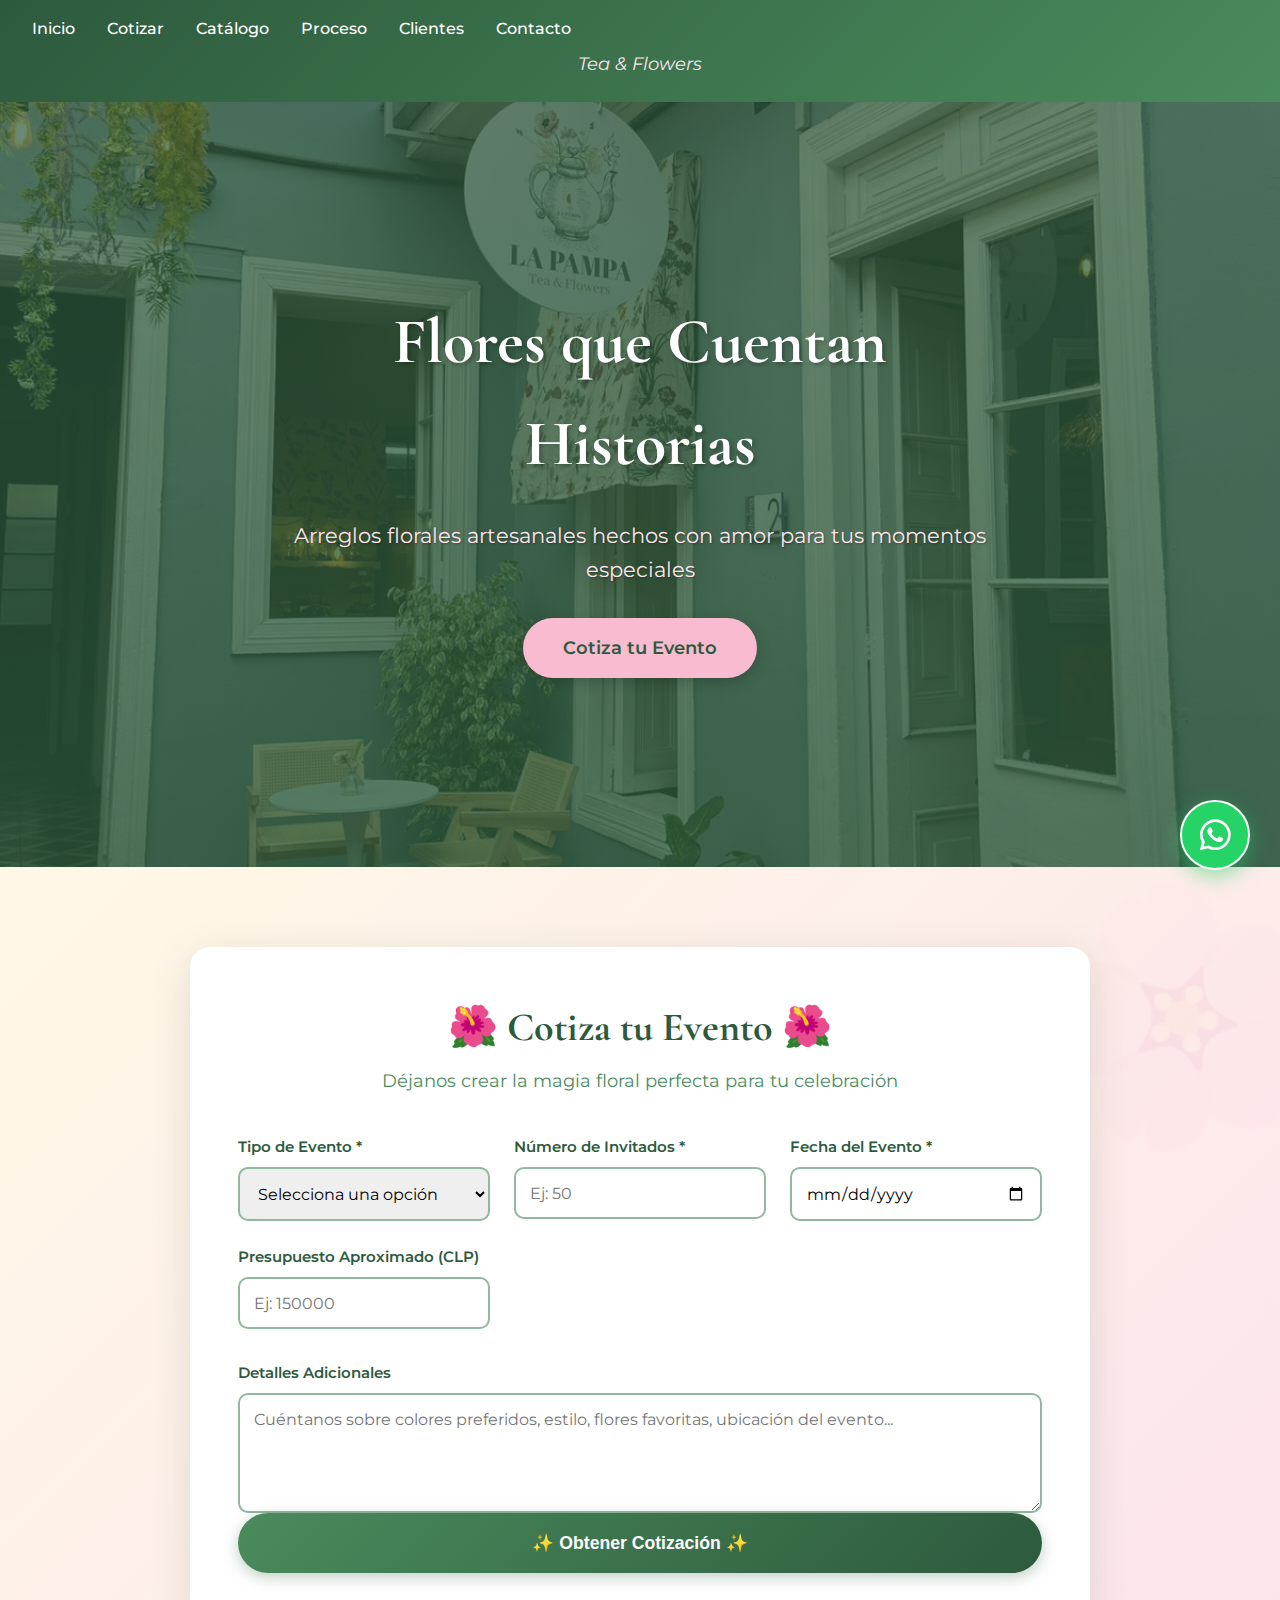
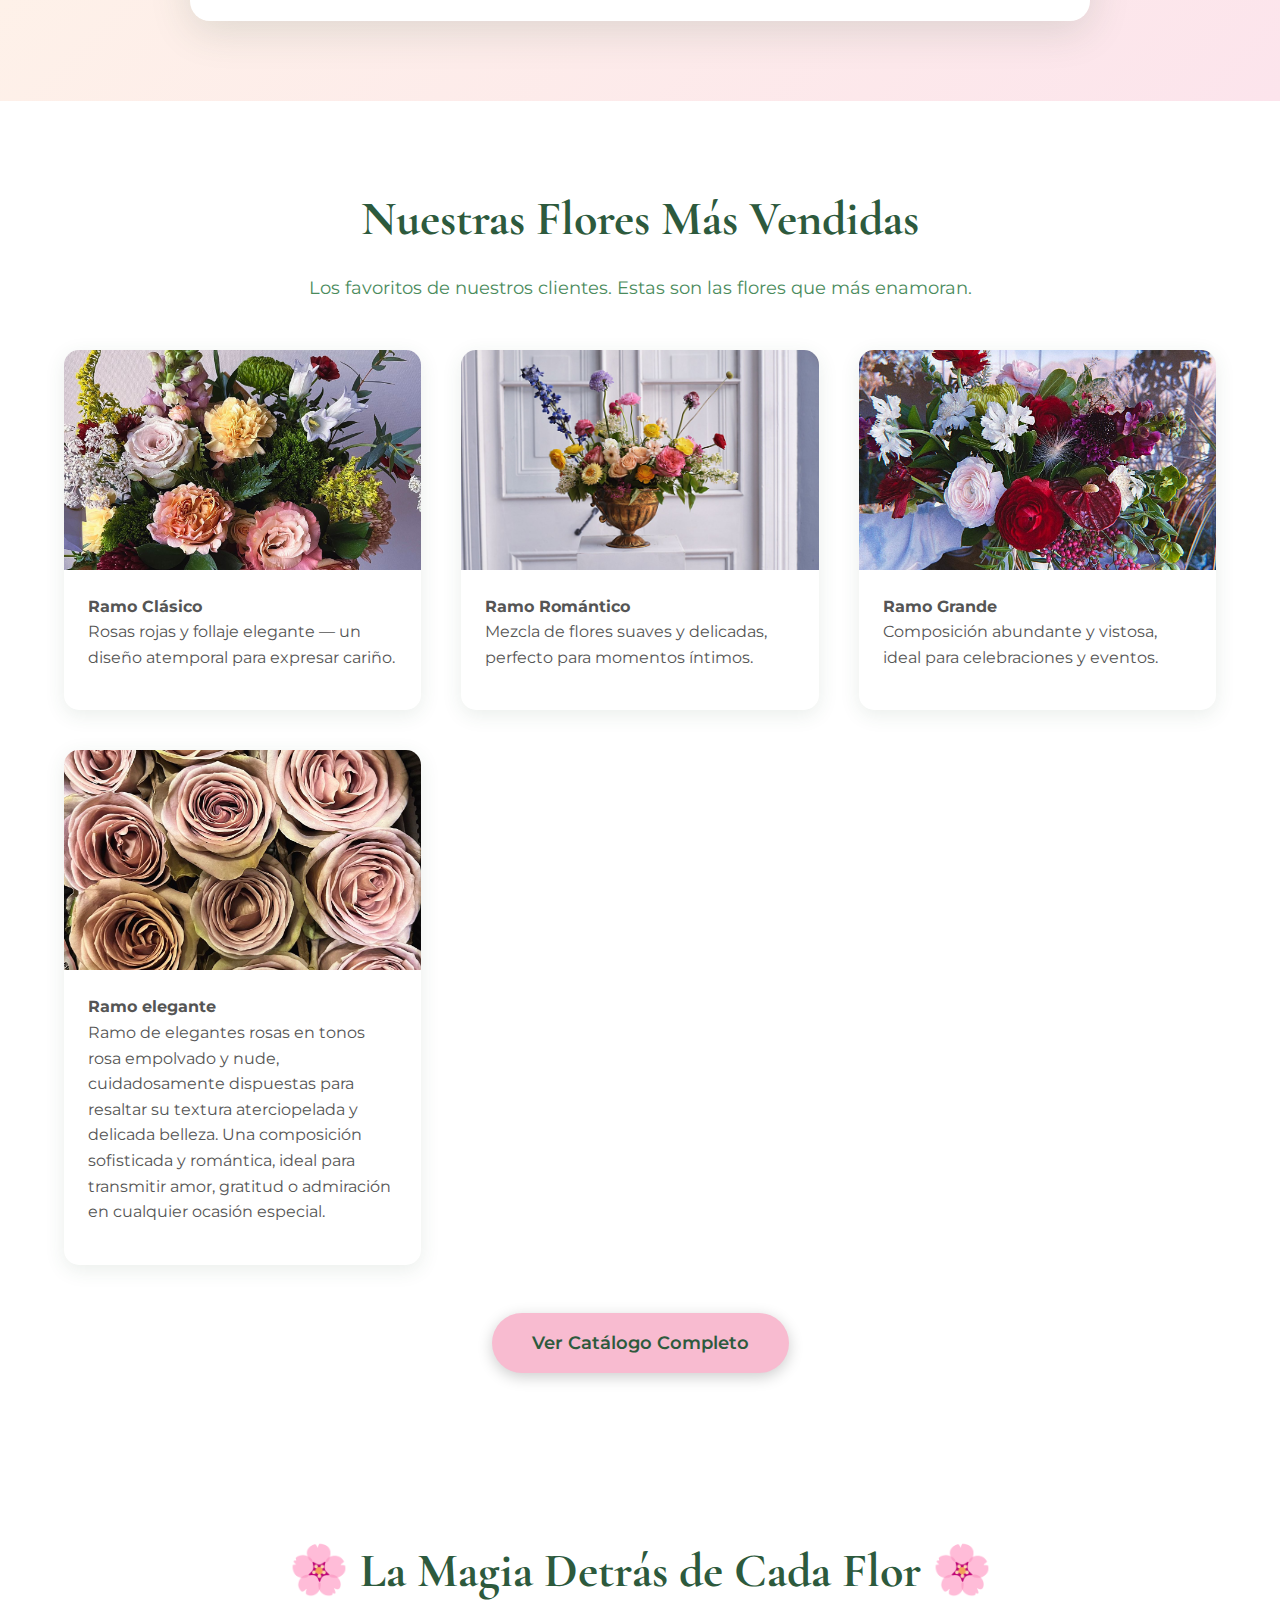
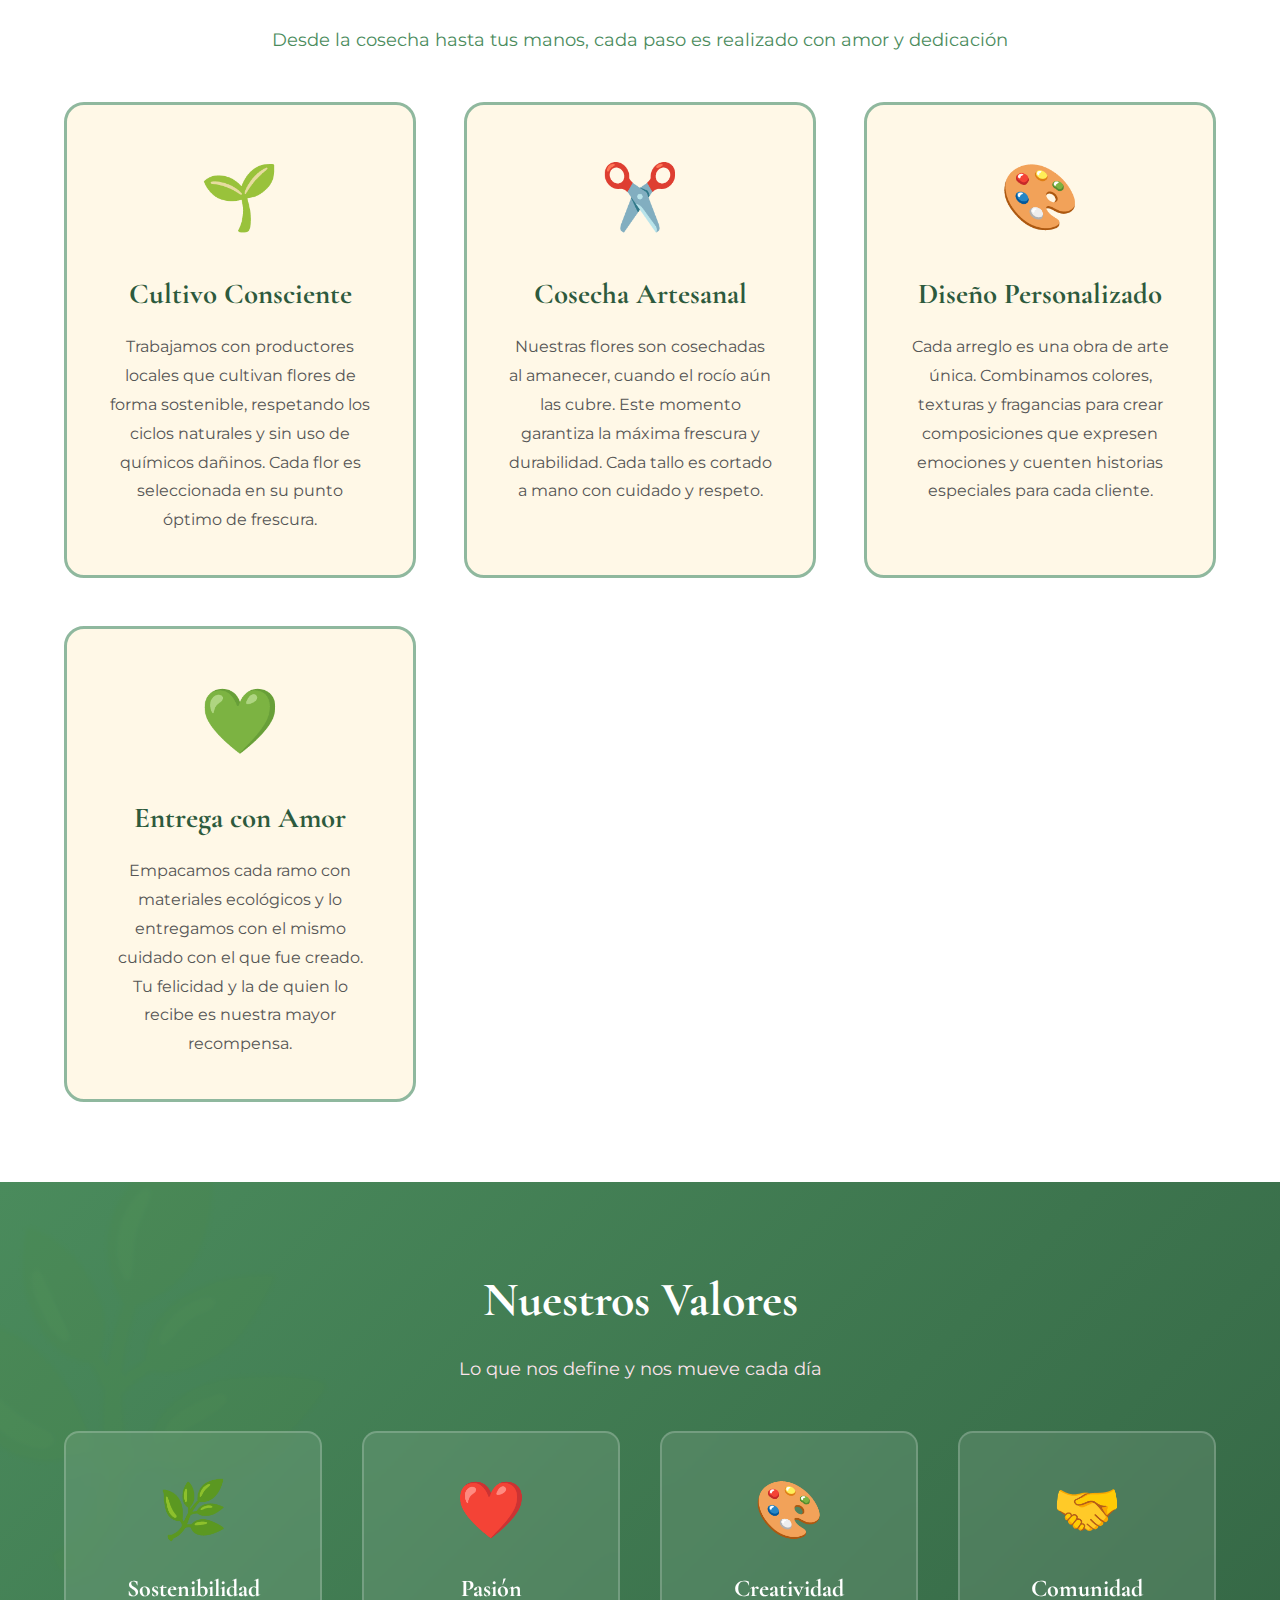
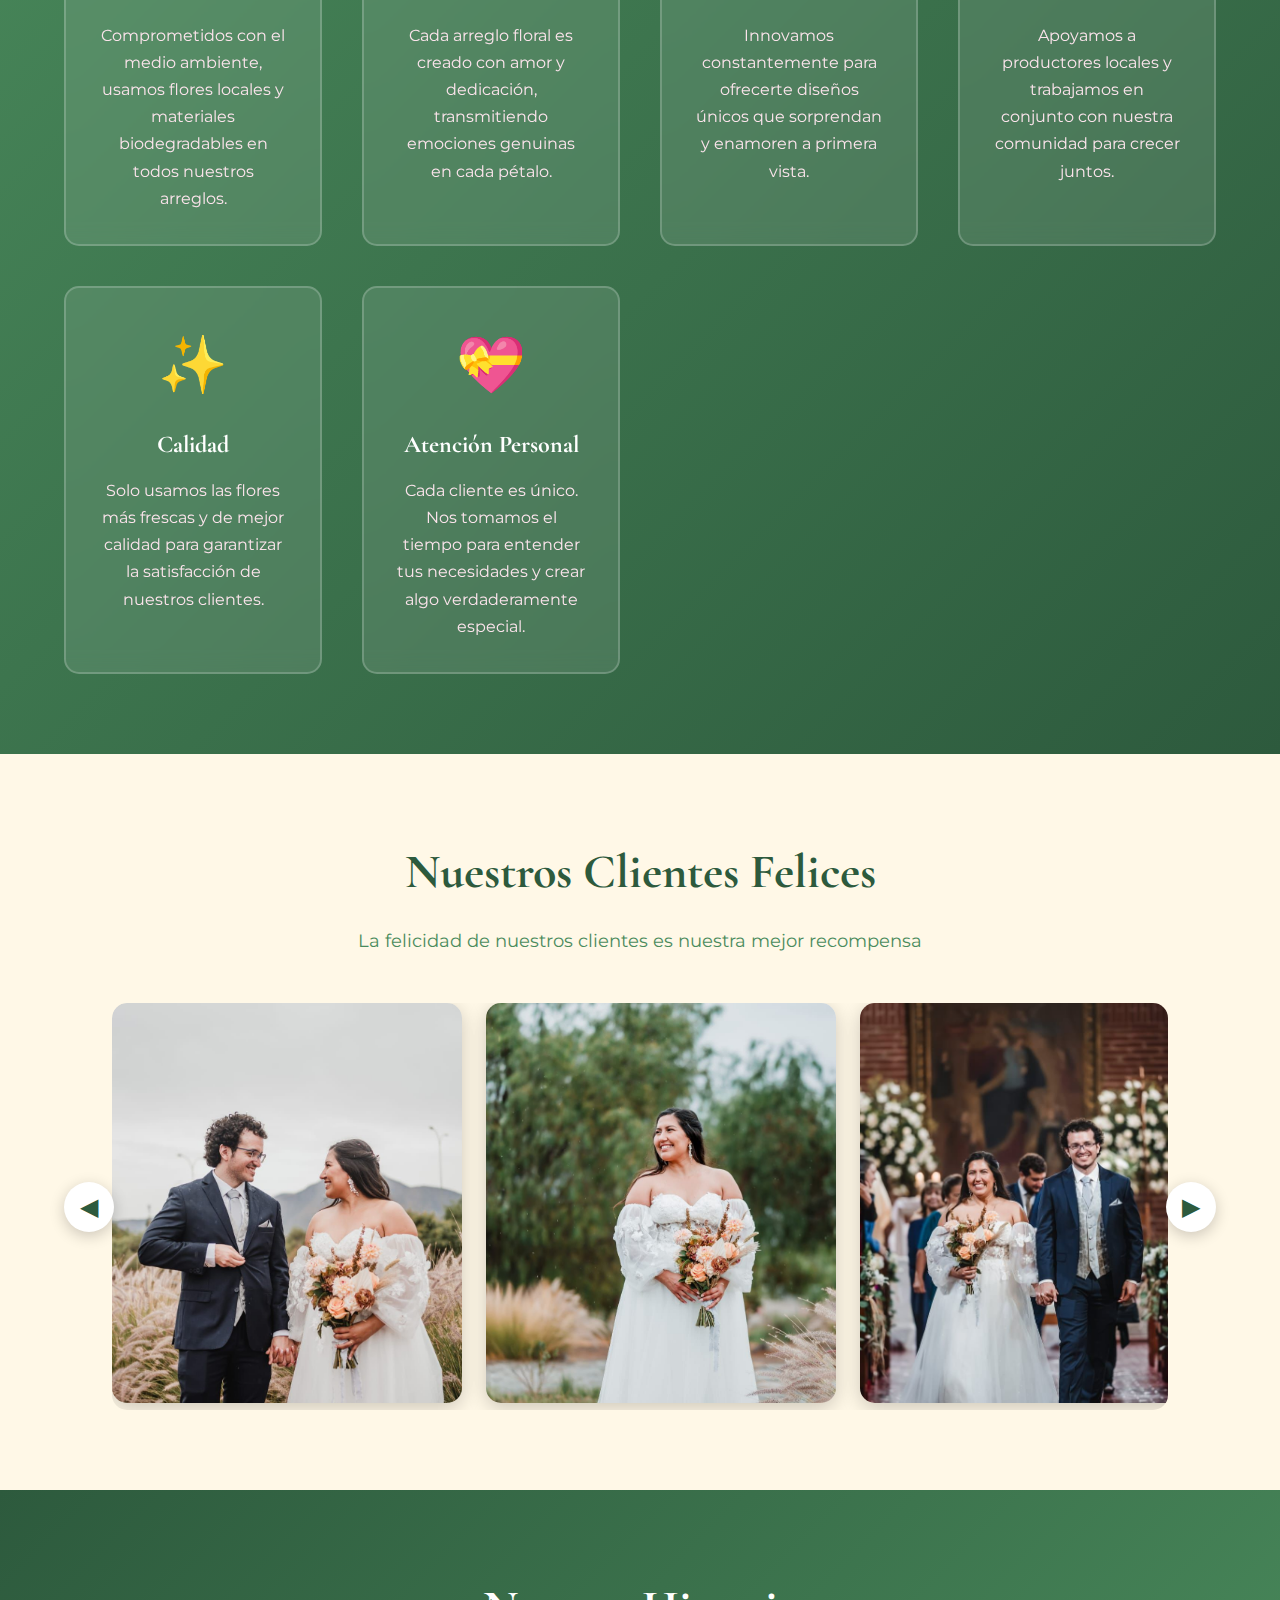
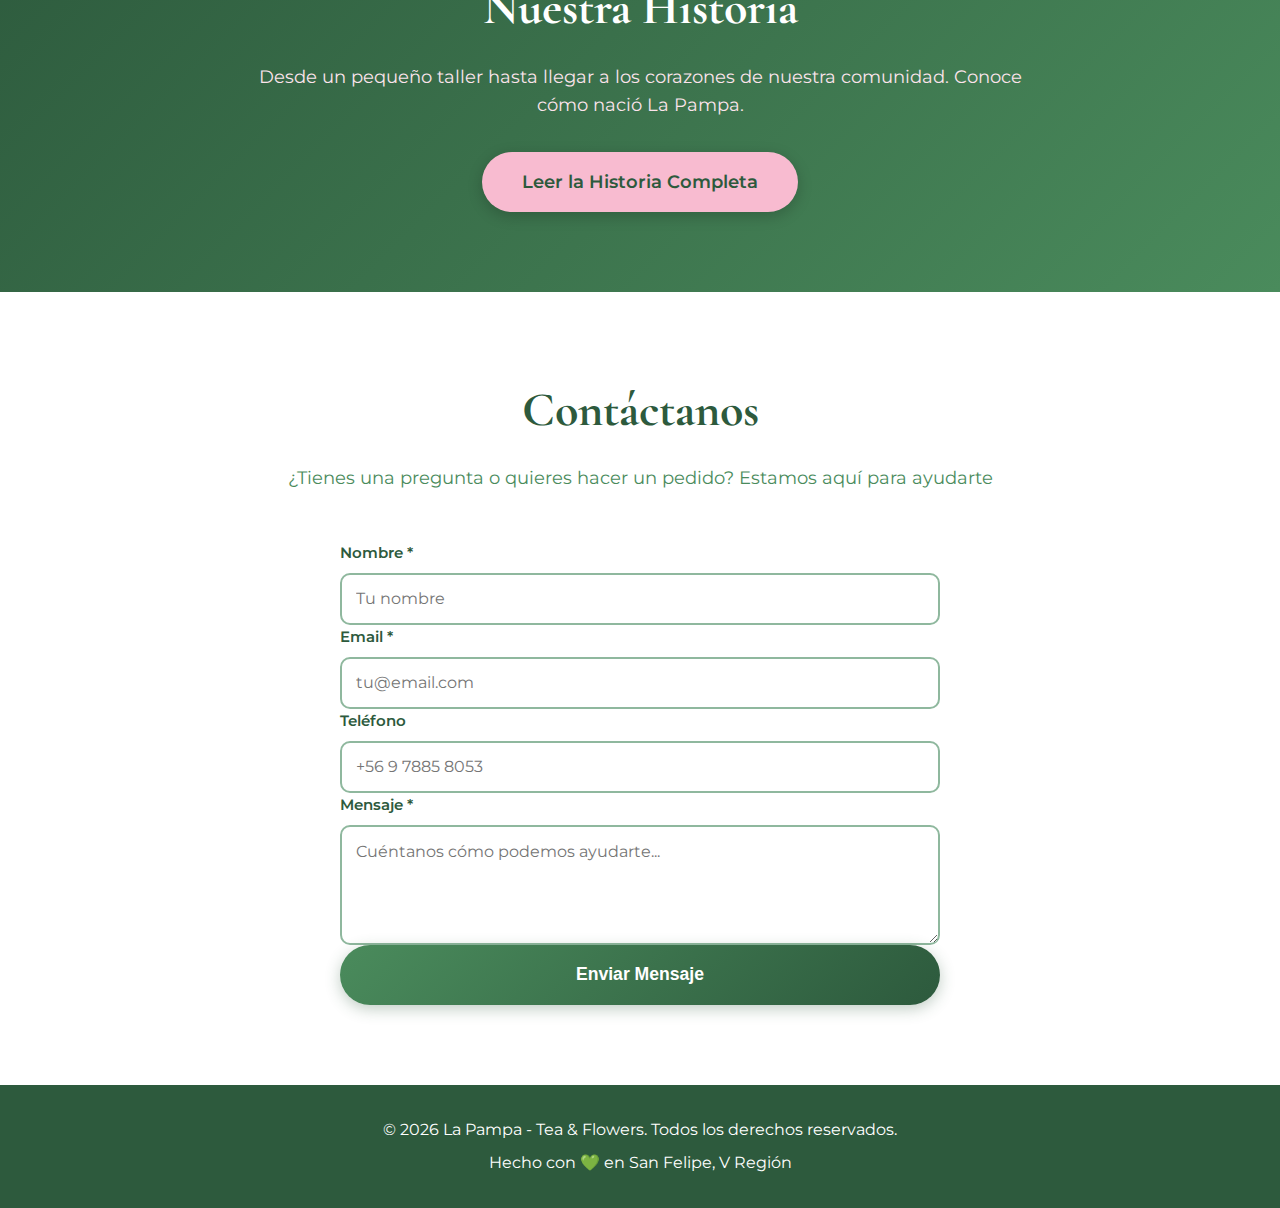
<file: index.html>
<!DOCTYPE html>
    <html lang="es">
    <head>
        <meta charset="UTF-8">
        <meta name="viewport" content="width=device-width, initial-scale=1.0">
        <title>La Pampa - Tea & Flowers</title>
        <link rel="icon" type="image/jpeg" href="logopampa.jpg">
        <link href="https://fonts.googleapis.com/css2?family=Cormorant+Garamond:wght@300;400;600;700&family=Montserrat:wght@300;400;500;600&display=swap" rel="stylesheet">
        <link rel="stylesheet" href="https://cdnjs.cloudflare.com/ajax/libs/font-awesome/6.4.0/css/all.min.css">
        <link rel="stylesheet" href="style.css">
    </head>
    <body>
        <!-- Botón Flotante de WhatsApp -->
        <a href="https://wa.me/56978858053?text=Hola!%20Me%20gustaría%20hacer%20una%20consulta" class="whatsapp-float" target="_blank" rel="noopener noreferrer">
            <i class="fab fa-whatsapp"></i>
        </a>

        <!-- Header -->
        <header>
            <nav>
                <ul class="nav-links">
                    <li><a href="#inicio">Inicio</a></li>
                    <li><a href="#cotizador">Cotizar</a></li>
                    <li><a href="#mas-vendidas">Catálogo</a></li>
                    <li><a href="#proceso">Proceso</a></li>
                    <li><a href="#clientes">Clientes</a></li>
                    <li><a href="#contacto">Contacto</a></li>
                </ul>
            </nav>
            <div class="subtitle">Tea & Flowers</div>
        </header>

        <!-- Hero Section -->
        <section class="hero" id="inicio">
            <div class="hero-content">
                <h1>Flores que Cuentan Historias</h1>
                <p>Arreglos florales artesanales hechos con amor para tus momentos especiales</p>
                <a href="#cotizador" class="cta-button">Cotiza tu Evento</a>
            </div>
        </section>

        <!-- Cotizador de Eventos -->
        <section id="cotizador" class="cotizador-section">
            <div class="cotizador-container">
                <div class="cotizador-header">
                    <h2>🌺 Cotiza tu Evento 🌺</h2>
                    <p>Déjanos crear la magia floral perfecta para tu celebración</p>
                </div>

                <form id="cotizadorForm">
                    <div class="form-grid">
                        <div class="form-group">
                            <label for="tipoEvento">Tipo de Evento *</label>
                            <select id="tipoEvento" required>
                                <option value="">Selecciona una opción</option>
                                <option value="boda">💒 Boda</option>
                                <option value="cumpleanos">🎂 Cumpleaños</option>
                                <option value="aniversario">💕 Aniversario</option>
                                <option value="corporativo">💼 Evento Corporativo</option>
                                <option value="baby-shower">👶 Baby Shower</option>
                                <option value="graduacion">🎓 Graduación</option>
                                <option value="otro">🎉 Otro</option>
                            </select>
                        </div>

                        <div class="form-group">
                            <label for="numeroInvitados">Número de Invitados *</label>
                            <input type="number" id="numeroInvitados" min="1" placeholder="Ej: 50" required>
                        </div>

                        <div class="form-group">
                            <label for="fechaEvento">Fecha del Evento *</label>
                            <input type="date" id="fechaEvento" required>
                        </div>

                        <div class="form-group">
                            <label for="presupuesto">Presupuesto Aproximado (CLP)</label>
                            <input type="number" id="presupuesto" placeholder="Ej: 150000">
                        </div>
                    </div>

                    <div class="form-group">
                        <label for="detalles">Detalles Adicionales</label>
                        <textarea id="detalles" placeholder="Cuéntanos sobre colores preferidos, estilo, flores favoritas, ubicación del evento..."></textarea>
                    </div>

                    <button type="submit" class="submit-button">✨ Obtener Cotización ✨</button>
                </form>

                <div id="resultadoCotizacion" class="resultado-cotizacion">
                    <div id="textoResultado"></div>
                </div>
            </div>
        </section>

        <!-- Flores Más Vendidas -->
        <section id="mas-vendidas" class="section">
            <h2 class="section-title">Nuestras Flores Más Vendidas</h2>
            <p class="section-subtitle">Los favoritos de nuestros clientes. Estas son las flores que más enamoran.</p>
            
            <div class="ramos-grid">
                <div class="ramo-card">
                    <div class="ramo-image">
                        <img src="arreglofloral1.jpg" alt="Ramo Clásico">
                    </div>
                    <div class="ramo-info">
                            <h4>Ramo Clásico</h4>
                            <p>Rosas rojas y follaje elegante — un diseño atemporal para expresar cariño.</p>
                        
                       
                    </div>
                </div>

                <div class="ramo-card">
                    <div class="ramo-image">
                        <img src="arreglofloral2.jpg" alt="Ramo Romántico">
                    </div>
                    <div class="ramo-info">
                        <h4>Ramo Romántico</h4>
                        <p>Mezcla de flores suaves y delicadas, perfecto para momentos íntimos.</p>
                    </div>
                </div>


                <div class="ramo-card">
                    <div class="ramo-image">
                        <img src="ramogrande.jpeg" alt="Ramo Romántico">
                    </div>
                    <div class="ramo-info">
                        <h4>Ramo Grande</h4>
                        <p>Composición abundante y vistosa, ideal para celebraciones y eventos.</p>
                    </div>
                </div>


                <div class="ramo-card">
                    <div class="ramo-image">
                        <img src="floresvendidass.jpeg" alt="Ramo Girasoles">
                    </div>
                    <div class="ramo-info">
                            <h4>Ramo elegante</h4>
                        <p>Ramo de elegantes rosas en tonos rosa empolvado y nude, cuidadosamente dispuestas para resaltar su textura aterciopelada y delicada belleza. Una composición sofisticada y romántica, ideal para transmitir amor, gratitud o admiración en cualquier ocasión especial.</p>
                    </div>
                </div>
            </div>

            <div style="text-align: center; margin-top: 3rem;">
                <a href="catalogo.html" class="cta-button">Ver Catálogo Completo</a>
            </div>
        </section>

        <!-- Nuestro Proceso -->
        <section id="proceso" class="proceso-section">
            <h2 class="section-title">🌸 La Magia Detrás de Cada Flor 🌸</h2>
            <p class="section-subtitle">Desde la cosecha hasta tus manos, cada paso es realizado con amor y dedicación</p>

            <div class="proceso-grid">
                <div class="proceso-card">
                    <span class="proceso-icon">🌱</span>
                    <h3>Cultivo Consciente</h3>
                    <p>Trabajamos con productores locales que cultivan flores de forma sostenible, respetando los ciclos naturales y sin uso de químicos dañinos. Cada flor es seleccionada en su punto óptimo de frescura.</p>
                </div>

                <div class="proceso-card">
                    <span class="proceso-icon">✂️</span>
                    <h3>Cosecha Artesanal</h3>
                    <p>Nuestras flores son cosechadas al amanecer, cuando el rocío aún las cubre. Este momento garantiza la máxima frescura y durabilidad. Cada tallo es cortado a mano con cuidado y respeto.</p>
                </div>

                <div class="proceso-card">
                    <span class="proceso-icon">🎨</span>
                    <h3>Diseño Personalizado</h3>
                    <p>Cada arreglo es una obra de arte única. Combinamos colores, texturas y fragancias para crear composiciones que expresen emociones y cuenten historias especiales para cada cliente.</p>
                </div>

                <div class="proceso-card">
                    <span class="proceso-icon">💚</span>
                    <h3>Entrega con Amor</h3>
                    <p>Empacamos cada ramo con materiales ecológicos y lo entregamos con el mismo cuidado con el que fue creado. Tu felicidad y la de quien lo recibe es nuestra mayor recompensa.</p>
                </div>
            </div>
        </section>

        <!-- Valores de la Marca -->
        <section id="valores" class="valores-section">
            <h2 class="section-title">Nuestros Valores</h2>
            <p class="section-subtitle">Lo que nos define y nos mueve cada día</p>

            <div class="valores-grid">
                <div class="valor-card">
                    <span class="valor-icon">🌿</span>
                    <h3>Sostenibilidad</h3>
                    <p>Comprometidos con el medio ambiente, usamos flores locales y materiales biodegradables en todos nuestros arreglos.</p>
                </div>
                        
                <div class="valor-card">
                    <span class="valor-icon">❤️</span>
                    <h3>Pasión</h3>
                    <p>Cada arreglo floral es creado con amor y dedicación, transmitiendo emociones genuinas en cada pétalo.</p>
                </div>

                <div class="valor-card">
                    <span class="valor-icon">🎨</span>
                    <h3>Creatividad</h3>
                    <p>Innovamos constantemente para ofrecerte diseños únicos que sorprendan y enamoren a primera vista.</p>
                </div>

                <div class="valor-card">
                    <span class="valor-icon">🤝</span>
                    <h3>Comunidad</h3>
                    <p>Apoyamos a productores locales y trabajamos en conjunto con nuestra comunidad para crecer juntos.</p>
                </div>

                <div class="valor-card">
                    <span class="valor-icon">✨</span>
                    <h3>Calidad</h3>
                    <p>Solo usamos las flores más frescas y de mejor calidad para garantizar la satisfacción de nuestros clientes.</p>
                </div>

                <div class="valor-card">
                    <span class="valor-icon">💝</span>
                    <h3>Atención Personal</h3>
                    <p>Cada cliente es único. Nos tomamos el tiempo para entender tus necesidades y crear algo verdaderamente especial.</p>
                </div>
            </div>
        </section>

        <!-- Nuestros Clientes -->
        <section id="clientes" class="section" style="background: var(--crema);">
            <h2 class="section-title">Nuestros Clientes Felices</h2>
            <p class="section-subtitle">La felicidad de nuestros clientes es nuestra mejor recompensa</p>

            <div class="carousel">
                <button class="carousel-btn prev" aria-label="Anterior">◀</button>
                <div class="carousel-viewport">
                    <ul class="carousel-track" id="carouselTrack">
                        <li class="carousel-item"><img src="pareja1.jpeg" alt="Cliente 1"></li>
                        <li class="carousel-item"><img src="pareja2.jpeg" alt="Cliente 2"></li>
                        <li class="carousel-item"><img src="pareja3.jpeg" alt="Cliente 3"></li>
                        <li class="carousel-item"><img src="pareja5.jpeg" alt="Cliente 4"></li>
                    </ul>
                </div>
                <button class="carousel-btn next" aria-label="Siguiente">▶</button>
            </div>
        </section>

        <!-- Nuestra Historia -->
        <section class="historia-preview">
            <h2>Nuestra Historia</h2>
            <p>Desde un pequeño taller hasta llegar a los corazones de nuestra comunidad. Conoce cómo nació La Pampa.</p>
            <a href="historia.html" class="cta-button">Leer la Historia Completa</a>
        </section>

        <!-- Contacto -->
        <section id="contacto" class="section">
            <h2 class="section-title">Contáctanos</h2>
            <p class="section-subtitle">¿Tienes una pregunta o quieres hacer un pedido? Estamos aquí para ayudarte</p>

            <div style="max-width: 600px; margin: 0 auto;">
                <form id="contactoForm">
                    <div class="form-group">
                        <label for="nombre">Nombre *</label>
                        <input type="text" id="nombre" placeholder="Tu nombre" required>
                    </div>
                    <div class="form-group">
                        <label for="email">Email *</label>
                        <input type="email" id="email" placeholder="tu@email.com" required>
                    </div>
                    <div class="form-group">
                        <label for="telefono">Teléfono</label>
                        <input type="tel" id="telefono" placeholder="+56 9 7885 8053">
                    </div>
                    <div class="form-group">
                        <label for="mensaje">Mensaje *</label>
                        <textarea id="mensaje" placeholder="Cuéntanos cómo podemos ayudarte..." required></textarea>
                    </div>
                    <button type="submit" class="submit-button">Enviar Mensaje</button>
                </form>
            </div>
        </section>

        <!-- Footer -->
        <footer>
            <p>&copy; 2026 La Pampa - Tea & Flowers. Todos los derechos reservados.</p>
            <p style="margin-top: 0.5rem;">Hecho con 💚 en San Felipe, V Región</p>
        </footer>

        <script>
            // Cotizador de eventos
            document.getElementById('cotizadorForm').addEventListener('submit', function(e) {
                e.preventDefault();
                
                const tipoEvento = document.getElementById('tipoEvento').value;
                const numeroInvitados = parseInt(document.getElementById('numeroInvitados').value);
                const fechaEvento = document.getElementById('fechaEvento').value;
                const detalles = document.getElementById('detalles').value;
                
                let precioBase = 0;
                let nombreEvento = '';
                
                switch(tipoEvento) {
                    case 'boda': precioBase = numeroInvitados * 3500; nombreEvento = 'Boda'; break;
                    case 'cumpleanos': precioBase = numeroInvitados * 1500; nombreEvento = 'Cumpleaños'; break;
                    case 'aniversario': precioBase = numeroInvitados * 2000; nombreEvento = 'Aniversario'; break;
                    case 'corporativo': precioBase = numeroInvitados * 2500; nombreEvento = 'Evento Corporativo'; break;
                    case 'baby-shower': precioBase = numeroInvitados * 1800; nombreEvento = 'Baby Shower'; break;
                    case 'graduacion': precioBase = numeroInvitados * 1600; nombreEvento = 'Graduación'; break;
                    default: precioBase = numeroInvitados * 2000; nombreEvento = 'Evento';
                }
                
                const fechaActual = new Date();
                const fechaSeleccionada = new Date(fechaEvento);
                const diasAnticipacion = Math.floor((fechaSeleccionada - fechaActual) / (1000 * 60 * 60 * 24));
                
                let mensaje = '<h3 style="text-align: center; margin-bottom: 1rem;">✨ Cotización para tu ' + nombreEvento + ' ✨</h3>';
                mensaje += '<div class="precio-estimado">$' + precioBase.toLocaleString('es-CL') + '</div>';
                mensaje += '<div style="text-align: center; margin: 1.5rem 0; line-height: 2;">';
                mensaje += '📅 <strong>Fecha:</strong> ' + new Date(fechaEvento).toLocaleDateString('es-CL', { weekday: 'long', year: 'numeric', month: 'long', day: 'numeric' }) + '<br>';
                mensaje += '👥 <strong>Invitados:</strong> ' + numeroInvitados + ' personas<br>';
                
                if (diasAnticipacion < 7) {
                    mensaje += '<br>⚠️ <strong>Nota Importante:</strong> Tu evento es en ' + diasAnticipacion + ' días. Te recomendamos contactarnos inmediatamente.<br>';
                } else {
                    mensaje += '<br>✅ <strong>Excelente:</strong> Tu evento es en ' + diasAnticipacion + ' días. Tenemos tiempo perfecto para crear algo especial.<br>';
                }
                
                mensaje += '</div>';
                mensaje += '<div style="background: rgba(255,255,255,0.2); padding: 1.5rem; border-radius: 10px; margin-top: 1.5rem;">';
                mensaje += '<p style="margin: 0; text-align: center;"><strong>🌸 Próximo paso:</strong></p>';
                mensaje += '<p style="margin: 0.5rem 0 0; text-align: center;">Contáctanos por WhatsApp al <strong>+56 9 7885 8053</strong></p>';
                mensaje += '</div>';
                
                document.getElementById('textoResultado').innerHTML = mensaje;
                document.getElementById('resultadoCotizacion').classList.add('show');
                
                setTimeout(() => {
                    document.getElementById('resultadoCotizacion').scrollIntoView({ behavior: 'smooth', block: 'nearest' });
                }, 100);
            });

            // Formulario de contacto
            document.getElementById('contactoForm').addEventListener('submit', function(e) {
                e.preventDefault();
                const nombre = document.getElementById('nombre').value;
                const mensaje = document.getElementById('mensaje').value;
                const mensajeWhatsApp = 'Hola! Soy ' + nombre + '. ' + mensaje;
                const urlWhatsApp = 'https://wa.me/56978858053?text=' + encodeURIComponent(mensajeWhatsApp);
                window.open(urlWhatsApp, '_blank');
                this.reset();
                alert('¡Gracias por contactarnos! Te redirigiremos a WhatsApp.');
            });

            // Header sticky
            window.addEventListener('scroll', function() {
                const header = document.querySelector('header');
                if (window.scrollY > 100) {
                    header.style.boxShadow = '0 5px 20px rgba(45, 90, 61, 0.3)';
                } else {
                    header.style.boxShadow = 'none';
                }
            });

            // Carrusel
            (function() {
                const track = document.getElementById('carouselTrack');
                const prevBtn = document.querySelector('.carousel-btn.prev');
                const nextBtn = document.querySelector('.carousel-btn.next');
                let currentIndex = 0;

                function scrollToIndex(index) {
                    const items = Array.from(track.children);
                    if (items[index]) {
                        items[index].scrollIntoView({ behavior: 'smooth', inline: 'center', block: 'nearest' });
                    }
                }

                nextBtn.addEventListener('click', () => {
                    const items = Array.from(track.children);
                    if (items.length === 0) return;
                    currentIndex = Math.min(currentIndex + 1, items.length - 1);
                    scrollToIndex(currentIndex);
                });

                prevBtn.addEventListener('click', () => {
                    currentIndex = Math.max(currentIndex - 1, 0);
                    scrollToIndex(currentIndex);
                });

                setInterval(() => {
                    const items = Array.from(track.children);
                    if (items.length === 0) return;
                    currentIndex = (currentIndex + 1) % items.length;
                    scrollToIndex(currentIndex);
                }, 500000);
            })();

            // Smooth scroll
            document.querySelectorAll('a[href^="#"]').forEach(anchor => {
                anchor.addEventListener('click', function (e) {
                    e.preventDefault();
                    const target = document.querySelector(this.getAttribute('href'));
                    if (target) {
                        target.scrollIntoView({ behavior: 'smooth', block: 'start' });
                    }
                });
            });
        </script>
    </body>
    </html>
</file>
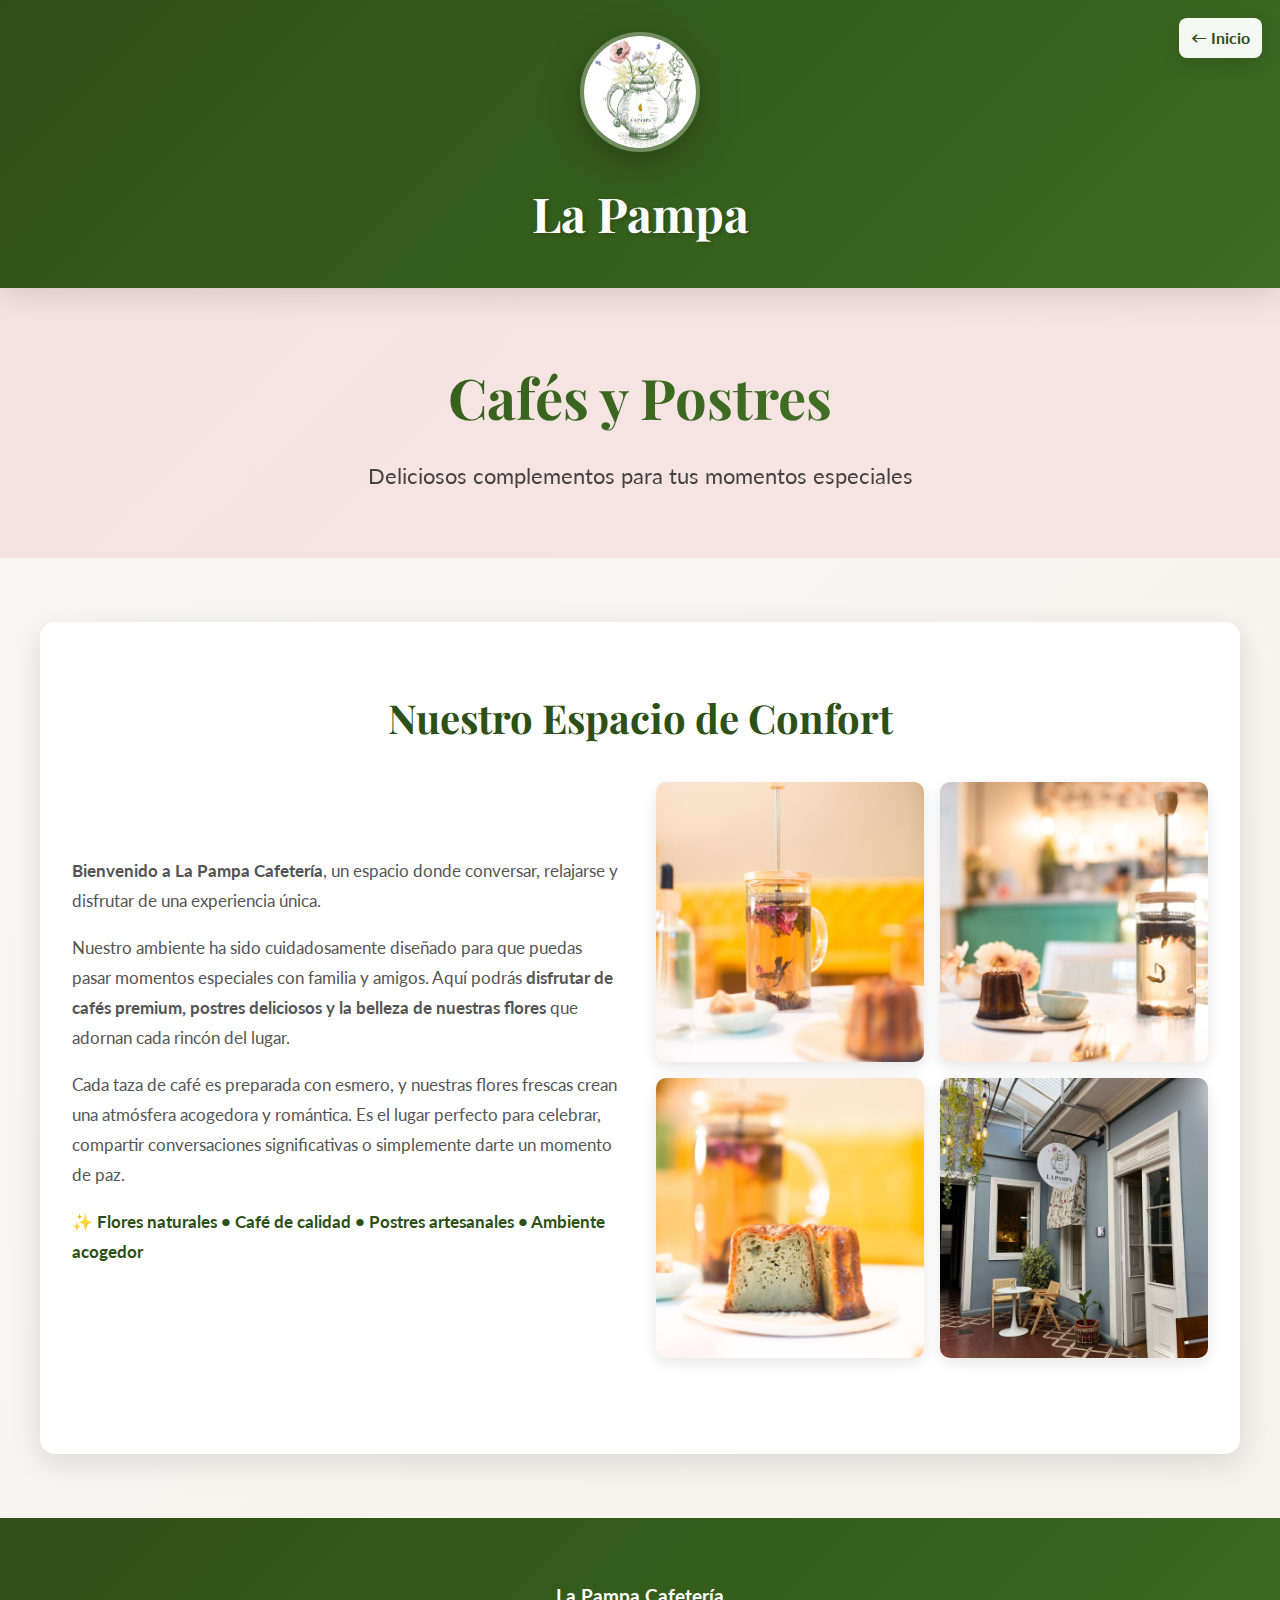
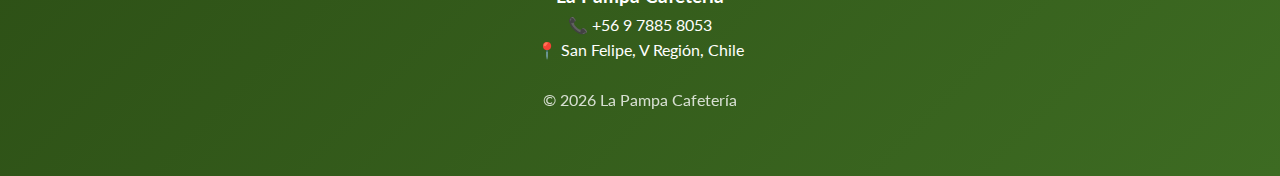
<file: cafeteria.html>
<!DOCTYPE html>
<html lang="es">
<head>
    <meta charset="UTF-8">
    <meta name="viewport" content="width=device-width, initial-scale=1.0">
    <title>La Pampa Cafetería - Catálogo 2026</title>
    <link rel="icon" type="image/jpeg" href="logopampa.jpg">
    <meta name="description" content="Catálogo 2026 de La Pampa Cafetería. Cafés premium y postres artesanales.">
    <link href="https://fonts.googleapis.com/css2?family=Playfair+Display:wght@400;500;600;700&family=Lato:wght@300;400;700&display=swap" rel="stylesheet">
    <link rel="stylesheet" href="https://cdnjs.cloudflare.com/ajax/libs/font-awesome/6.4.0/css/all.min.css">
    <style>
        * { margin: 0; padding: 0; box-sizing: border-box; }

        :root {
            --primary: #2d5016;
            --secondary: #e8b4b8;
            --accent: #f4a5ae;
            --dark: #1a1a1a;
            --light: #faf8f5;
            --sm: 1rem;
            --md: 2rem;
            --lg: 4rem;
            --shadow: 0 8px 30px rgba(0, 0, 0, 0.12);
            --shadow-lg: 0 20px 60px rgba(0, 0, 0, 0.15);
        }

        body {
            font-family: 'Lato', sans-serif;
            background: linear-gradient(135deg, #faf8f5, #f5f2ed);
            color: var(--dark);
            line-height: 1.6;
            position: relative;
        }

        .header {
            background: linear-gradient(135deg, var(--primary) 0%, #3d6b22 100%);
            color: white;
            padding: var(--md);
            text-align: center;
            box-shadow: var(--shadow);
            position: relative;
            z-index: 10;
        }

        .logo-container { text-align: center; }

        .volver-btn {
            position: absolute;
            right: 18px;
            top: 18px;
            background: rgba(255,255,255,0.95);
            color: var(--primary);
            padding: 0.45rem 0.75rem;
            border-radius: 8px;
            text-decoration: none;
            font-weight: 700;
            box-shadow: 0 6px 18px rgba(0,0,0,0.12);
            transition: transform 0.18s ease, box-shadow 0.18s ease;
            z-index: 30;
        }
        .volver-btn:hover { transform: translateY(-3px); box-shadow: 0 10px 30px rgba(0,0,0,0.14); }

        .logo-image {
            width: 120px;
            height: 120px;
            border-radius: 50%;
            border: 4px solid rgba(255,255,255,0.3);
            box-shadow: 0 10px 40px rgba(0,0,0,0.3);
            margin-bottom: var(--sm);
            transition: transform 0.3s;
        }

        .logo-image:hover { transform: scale(1.1); }

        .logo-text {
            font-family: 'Playfair Display', serif;
            font-size: 3rem;
            font-weight: 700;
            margin-bottom: 0.3rem;
            text-shadow: 2px 2px 4px rgba(0,0,0,0.2);
        }

        .logo-subtitle {
            font-size: 1.2rem;
            letter-spacing: 3px;
            text-transform: uppercase;
            opacity: 0.95;
        }

        .hero {
            background: linear-gradient(135deg, rgba(232,180,184,0.3), rgba(244,165,174,0.2));
            padding: var(--lg) var(--md);
            text-align: center;
            position: relative;
            z-index: 5;
        }

        .hero-title {
            font-family: 'Playfair Display', serif;
            font-size: 3.5rem;
            color: var(--primary);
            margin-bottom: var(--sm);
            background: linear-gradient(135deg, var(--primary), #4a7e2a);
            -webkit-background-clip: text;
            -webkit-text-fill-color: transparent;
        }

        .hero-subtitle { font-size: 1.4rem; color: var(--dark); opacity: 0.8; }

        .espacio {
            background: white;
            padding: var(--lg) var(--md);
            margin: var(--lg) 0;
            border-radius: 15px;
            max-width: 1200px;
            margin-left: auto;
            margin-right: auto;
            box-shadow: var(--shadow);
            position: relative;
            z-index: 5;
        }

        .espacio-titulo {
            font-family: 'Playfair Display', serif;
            font-size: 2.5rem;
            color: var(--primary);
            text-align: center;
            margin-bottom: var(--md);
        }

        .espacio-contenido {
            display: grid;
            grid-template-columns: 1fr 1fr;
            gap: var(--md);
            align-items: center;
            margin-bottom: var(--md);
        }

        .espacio-texto {
            color: #555;
            line-height: 1.8;
            font-size: 1.05rem;
        }

        .espacio-texto p {
            margin-bottom: var(--sm);
        }

        .espacio-galeria {
            display: grid;
            grid-template-columns: 1fr 1fr;
            gap: var(--sm);
        }

        .espacio-galeria img {
            width: 100%;
            height: 280px;
            object-fit: cover;
            border-radius: 10px;
            box-shadow: 0 5px 15px rgba(0,0,0,0.1);
            transition: transform 0.3s ease;
        }

        .espacio-galeria img:hover {
            transform: scale(1.05);
        }

        .catalogo {
            max-width: 1200px;
            margin: 0 auto;
            padding: var(--lg) var(--sm);
            position: relative;
            z-index: 5;
        }

        .producto {
            background: white;
            border-radius: 20px;
            overflow: hidden;
            margin-bottom: var(--lg);
            box-shadow: 0 2px 10px rgba(0,0,0,0.08);
            display: grid;
            grid-template-columns: 1fr 1fr;
            transition: all 0.4s ease;
        }

        .producto:hover {
            transform: translateY(-10px);
            box-shadow: var(--shadow-lg);
        }

        .producto:nth-child(even) .producto-imagen { order: 2; }
        .producto:nth-child(even) .producto-contenido { order: 1; }

        .producto-imagen {
            width: 100%;
            height: 100%;
            object-fit: cover;
            transition: transform 0.4s;
            min-height: 400px;
        }

        .producto:hover .producto-imagen { transform: scale(1.1); }

        .producto-contenido {
            padding: var(--md);
            display: flex;
            flex-direction: column;
            justify-content: center;
        }

        .producto-nombre {
            font-family: 'Playfair Display', serif;
            font-size: 2rem;
            color: var(--primary);
            margin-bottom: var(--sm);
            display: flex;
            justify-content: space-between;
            align-items: center;
            flex-wrap: wrap;
            gap: var(--sm);
        }

        .producto-descripcion {
            color: #555;
            line-height: 1.8;
            margin-bottom: var(--md);
        }

        .whatsapp-float {
            display: none;
        }

        .modal {
            display: none;
        }

        .modal-content {
            display: none;
        }

        .footer {
            background: linear-gradient(135deg, var(--primary), #3d6b22);
            color: white;
            text-align: center;
            padding: var(--lg) var(--sm);
            margin-top: var(--lg);
            z-index: 10;
        }

        .footer a {
            color: white;
            text-decoration: none;
            transition: transform 0.3s;
        }

        .footer a:hover { transform: scale(1.1); }

        /* Botón flotante para ir al inicio */
        .btn-top {
            position: fixed;
            right: 20px;
            bottom: 28px;
            background: linear-gradient(135deg, var(--primary), #4a7e2a);
            color: white;
            border: none;
            padding: 0.6rem 0.9rem;
            border-radius: 30px;
            box-shadow: var(--shadow-lg);
            cursor: pointer;
            font-family: 'Lato', sans-serif;
            font-weight: 700;
            transform: translateY(20px);
            opacity: 0;
            transition: all 0.25s ease;
            z-index: 50;
        }
        .btn-top.visible {
            transform: translateY(0);
            opacity: 1;
        }
        .btn-top:focus { outline: 3px solid rgba(255,255,255,0.18); }

        @media (max-width: 768px) {
            .producto { grid-template-columns: 1fr !important; }
            .producto-imagen { order: 1 !important; }
            .producto-contenido { order: 2 !important; }
            .hero-title { font-size: 2.5rem; }
            .logo-text { font-size: 2.2rem; }
            .espacio-contenido { grid-template-columns: 1fr !important; }
            .espacio-titulo { font-size: 1.8rem; }
            .espacio-galeria { grid-template-columns: 1fr !important; }
            .btn-top { right: 14px; bottom: 18px; padding: 0.5rem 0.7rem; }
        }
    </style>
</head>
<body>
    <!-- Header -->
    <header class="header">
        <div class="logo-container">
            <img src="logopampa.jpg" alt="Logo" class="logo-image">
            <h1 class="logo-text">La Pampa</h1>
    
        </div>
        <a href="index.html" class="volver-btn" aria-label="Volver al inicio">← Inicio</a>
    </header>
    

    <!-- Hero -->
    <section class="hero">
        <h2 class="hero-title">Cafés y Postres</h2>
        <p class="hero-subtitle">Deliciosos complementos para tus momentos especiales</p>
    </section>

    <!-- Nuestro Espacio -->
    <section class="espacio">
        <h2 class="espacio-titulo">Nuestro Espacio de Confort</h2>
        
        <div class="espacio-contenido">
            <div class="espacio-texto">
                <p><strong>Bienvenido a La Pampa Cafetería</strong>, un espacio donde conversar, relajarse y disfrutar de una experiencia única.</p>

                <p>Nuestro ambiente ha sido cuidadosamente diseñado para que puedas pasar momentos especiales con familia y amigos. Aquí podrás <strong>disfrutar de cafés premium, postres deliciosos y la belleza de nuestras flores</strong> que adornan cada rincón del lugar.</p>

                <p>Cada taza de café es preparada con esmero, y nuestras flores frescas crean una atmósfera acogedora y romántica. Es el lugar perfecto para celebrar, compartir conversaciones significativas o simplemente darte un momento de paz.</p>

                <p style="color: var(--primary); font-weight: bold;">✨ Flores naturales • Café de calidad • Postres artesanales • Ambiente acogedor</p>
            </div>

            <div class="espacio-galeria">
                <img src="cafe1.jpg" alt="Torta de Chocolate">
                <img src="cafe2.jpg" alt="Fraisier de Fresas">
                <img src="cafe3.jpg" alt="Interior cafetería con flores">
                <img src="escaparate.jpeg" alt="Ambiente y decoración">
            </div>
        </div>
    </section>

    


    <!-- Footer -->
    <footer class="footer">
        <h3>La Pampa Cafetería</h3>
        <p><a href="tel:+56978858053">📞 +56 9 7885 8053</a></p>
        <p>📍 San Felipe, V Región, Chile</p>
        <p style="margin-top: 1.5rem; opacity: 0.8;">© 2026 La Pampa Cafetería</p>
    </footer>

    <button id="btnTop" class="btn-top" aria-label="Ir al inicio">↑ Inicio</button>

    <script>
        // Animación de scroll para productos
        document.querySelectorAll('.producto').forEach((el, i) => {
            el.style.opacity = '0';
            el.style.transform = 'translateY(30px)';
            setTimeout(() => {
                el.style.transition = 'all 0.4s ease';
                el.style.opacity = '1';
                el.style.transform = 'translateY(0)';
            }, i * 100);
        });

        // Lógica del botón "Ir al inicio"
        (function() {
            const btnTop = document.getElementById('btnTop');
            if (!btnTop) return;

            // Mostrar/ocultar según scroll
            function toggleBtn() {
                if (window.scrollY > 200) btnTop.classList.add('visible');
                else btnTop.classList.remove('visible');
            }

            window.addEventListener('scroll', toggleBtn, { passive: true });
            // inicializar estado
            toggleBtn();

            // click: desplazamiento suave al inicio
            btnTop.addEventListener('click', function() {
                window.scrollTo({ top: 0, behavior: 'smooth' });
            });
        })();
    </script>
</body>
</html>
</file>
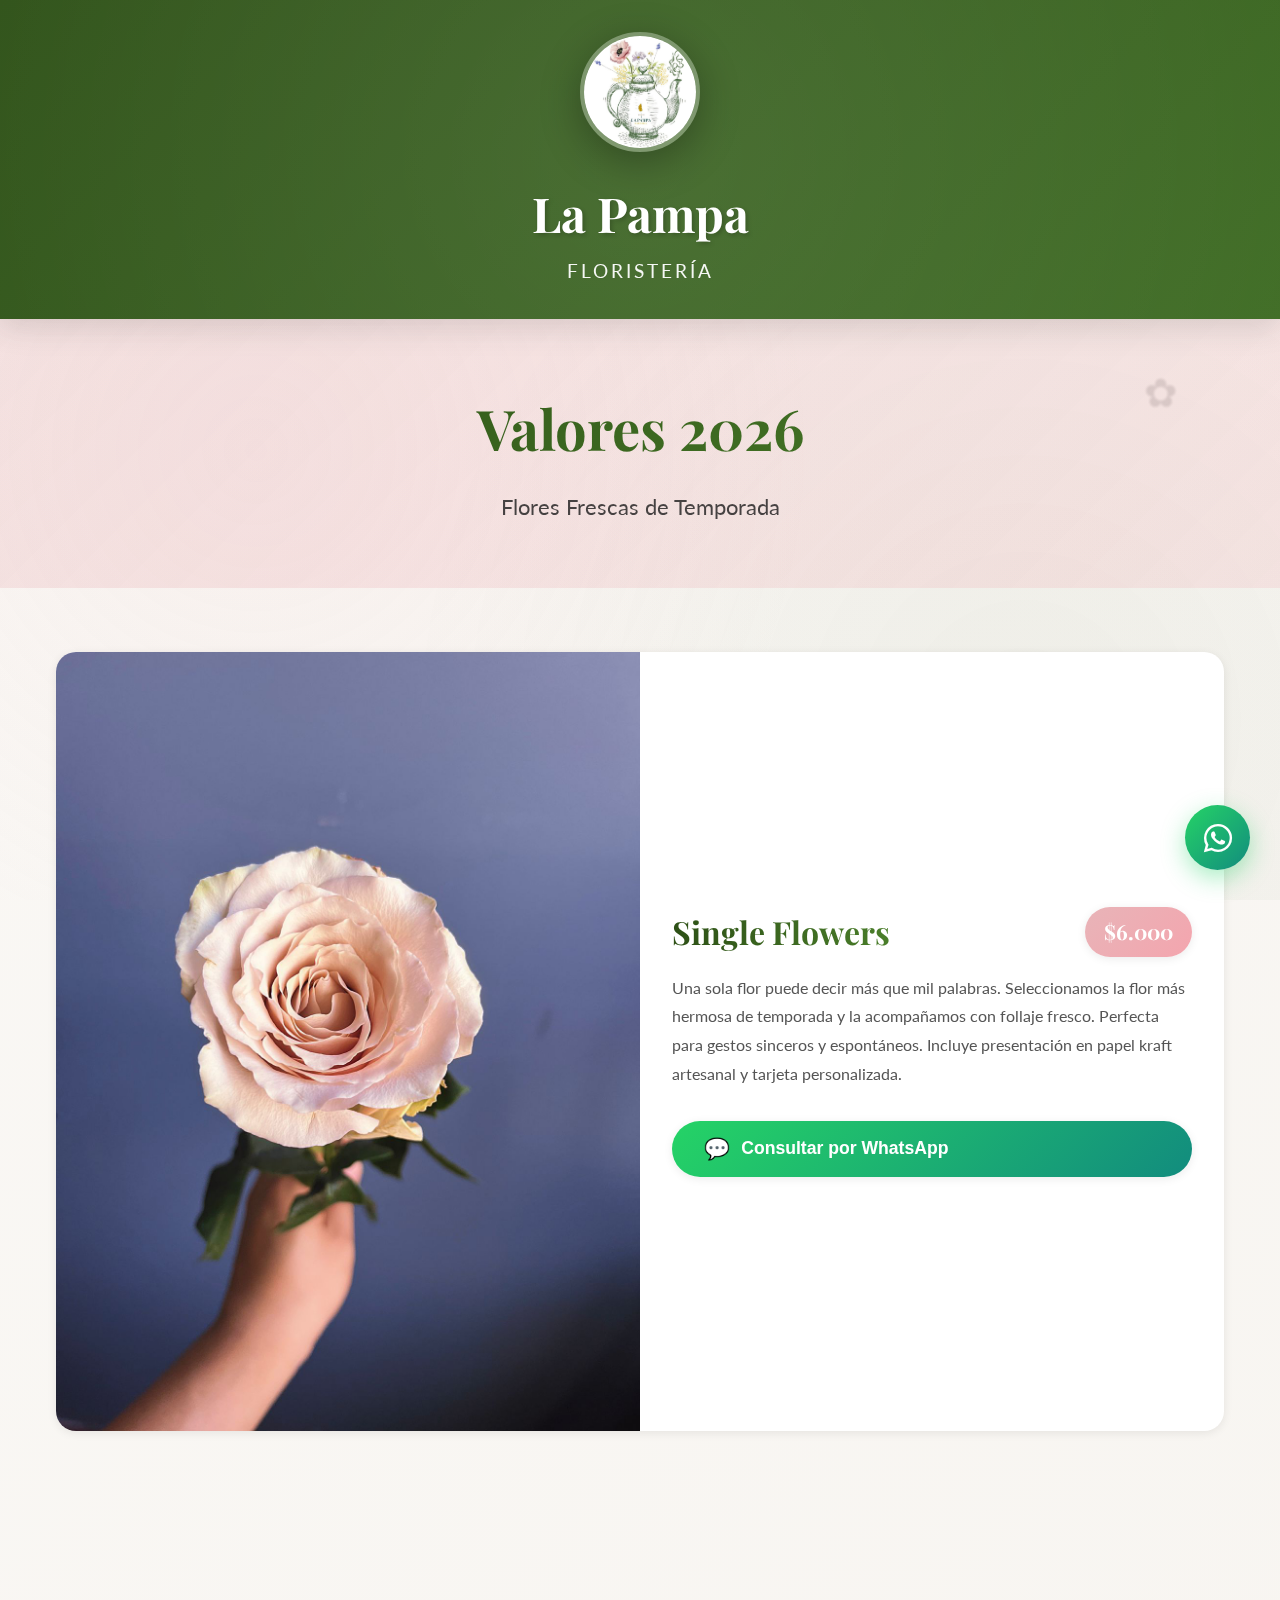
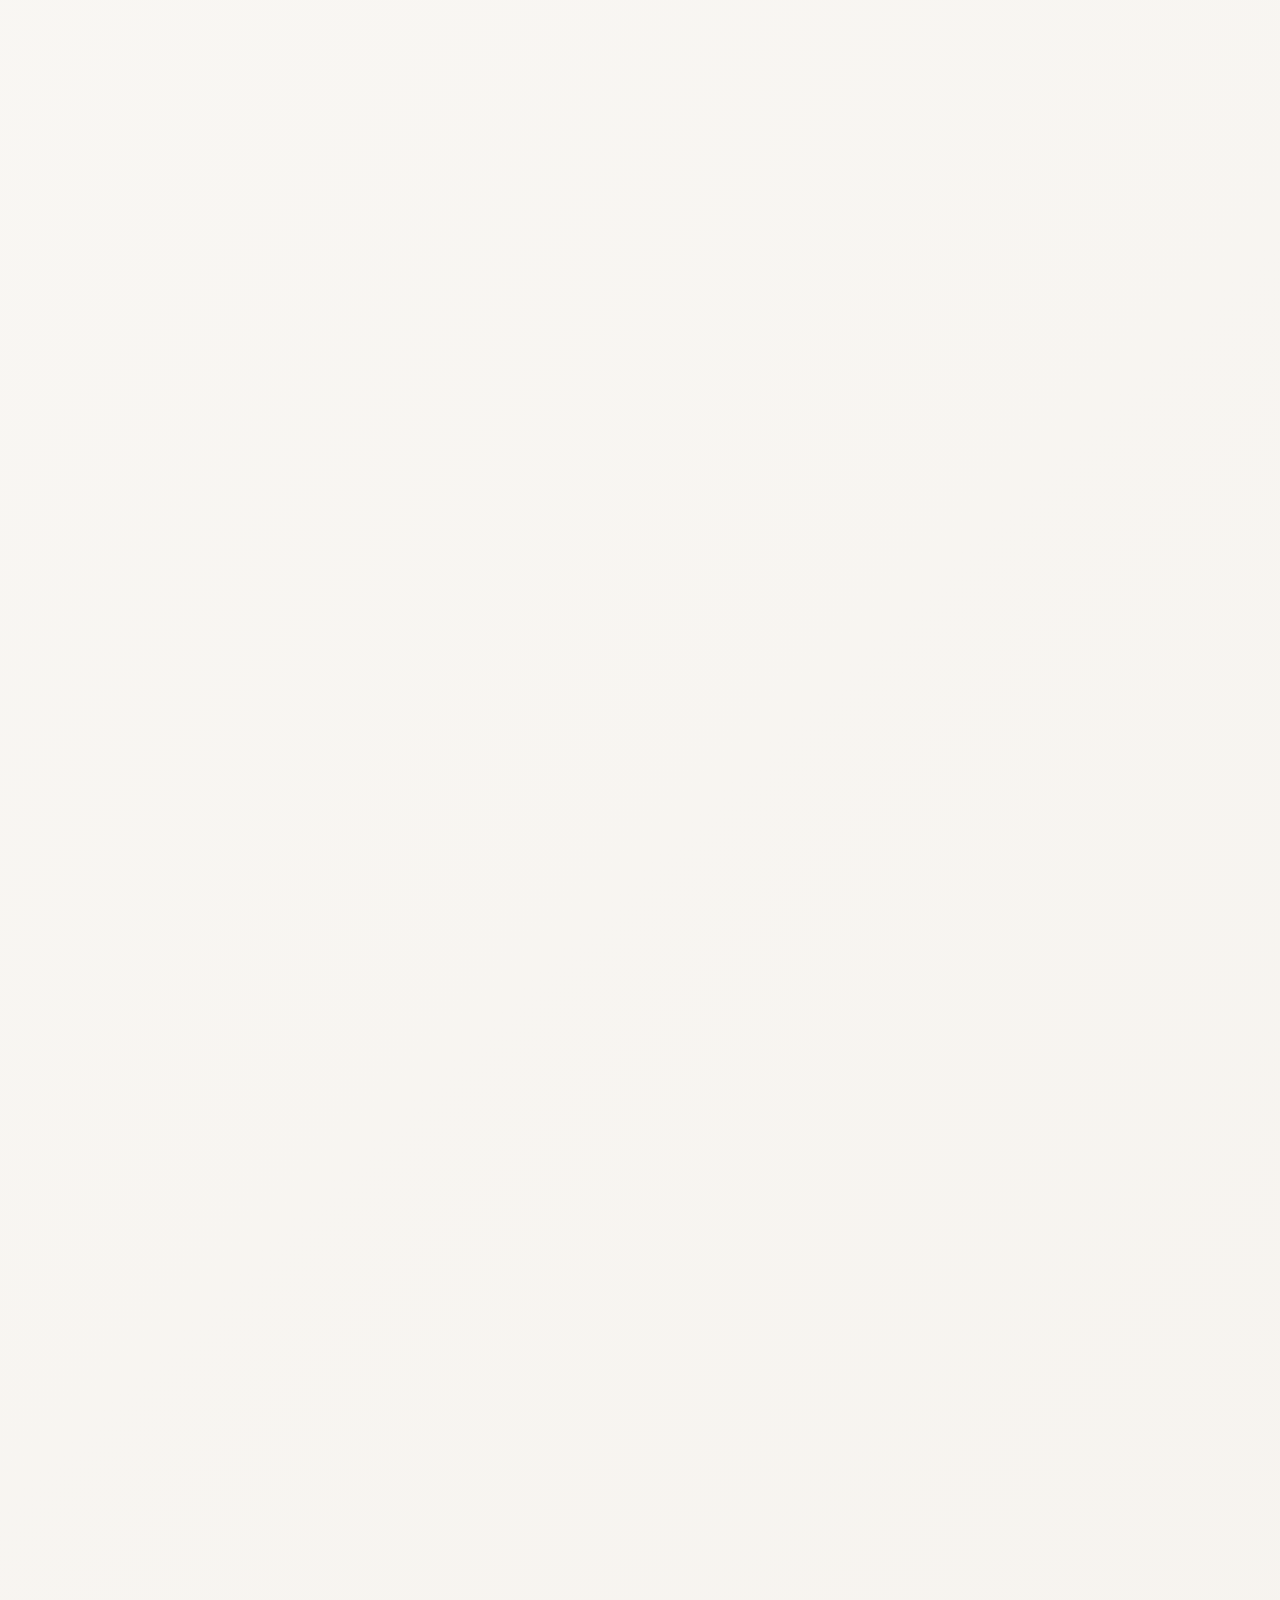
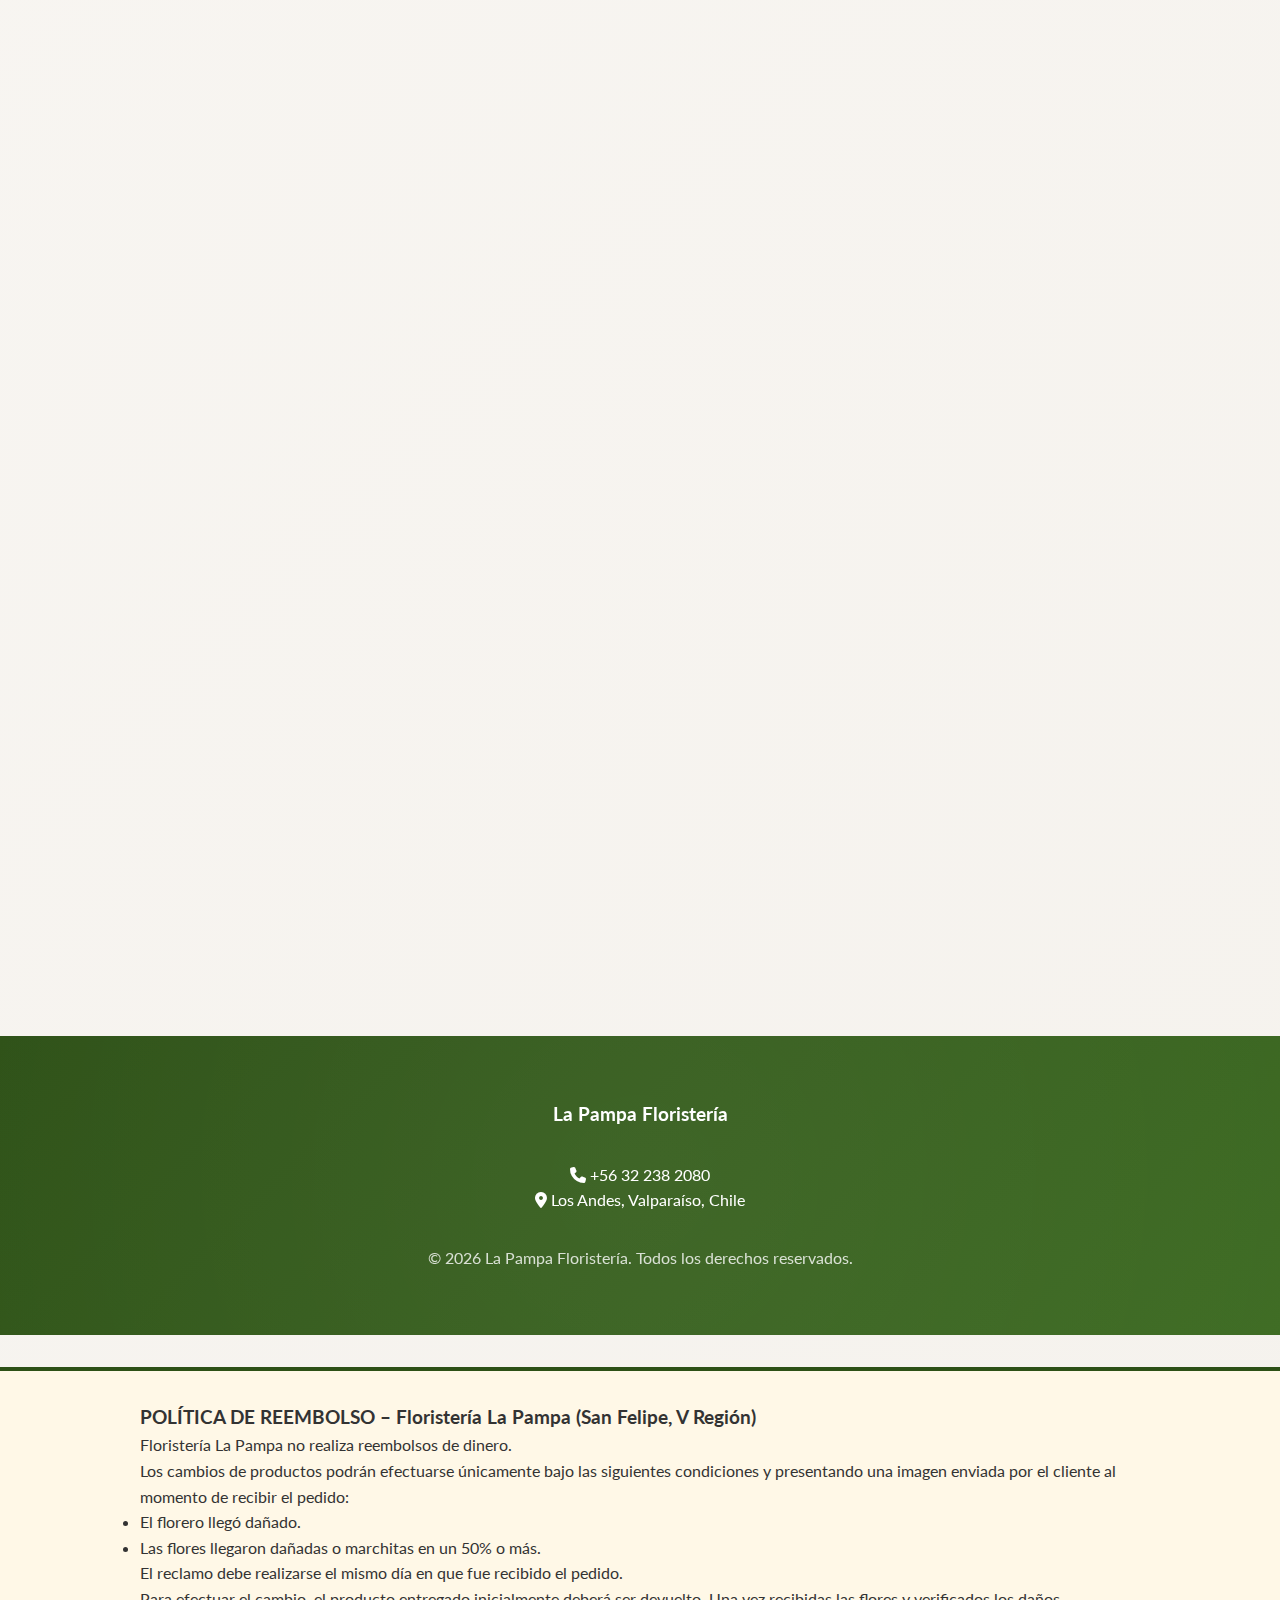
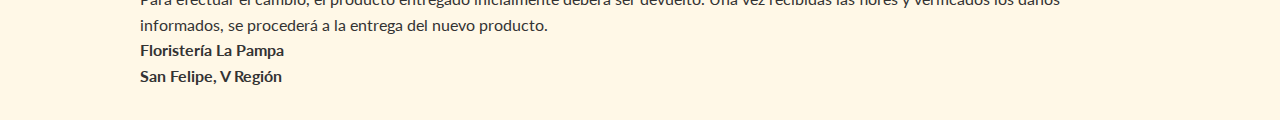
<file: catalogo.html>
<!DOCTYPE html>
<html lang="es">
<head>
    <meta charset="UTF-8">
    <meta name="viewport" content="width=device-width, initial-scale=1.0">
    <title>La Pampa Floristería - Catálogo 2026</title>
    <link rel="icon" type="image/jpeg" href="logopampa.jpg">
    <meta name="description" content="Catálogo 2026 de La Pampa Floristería. Flores frescas de temporada, arreglos florales únicos y servicio personalizado.">
    <link href="https://fonts.googleapis.com/css2?family=Playfair+Display:wght@400;500;600;700&family=Lato:wght@300;400;700&display=swap" rel="stylesheet">
    <link rel="stylesheet" href="https://cdnjs.cloudflare.com/ajax/libs/font-awesome/6.4.0/css/all.min.css">
    <style>
        * {
            margin: 0;
            padding: 0;
            box-sizing: border-box;
        }

        :root {
            --color-primary: #2d5016;
            --color-secondary: #e8b4b8;
            --color-accent: #f4a5ae;
            --color-dark: #1a1a1a;
            --color-light: #faf8f5;
            --spacing-xs: 0.5rem;
            --spacing-sm: 1rem;
            --spacing-md: 2rem;
            --spacing-lg: 4rem;
            --shadow-sm: 0 2px 10px rgba(0, 0, 0, 0.08);
            --shadow-md: 0 8px 30px rgba(0, 0, 0, 0.12);
            --shadow-lg: 0 20px 60px rgba(0, 0, 0, 0.15);
        }

        body {
            font-family: 'Lato', sans-serif;
            background: linear-gradient(135deg, #faf8f5 0%, #f5f2ed 100%);
            color: var(--color-dark);
            line-height: 1.6;
            overflow-x: hidden;
            position: relative;
        }

        /* Partículas flotantes de fondo */
        body::before {
            content: '';
            position: fixed;
            top: 0;
            left: 0;
            width: 100%;
            height: 100%;
            background-image: 
                radial-gradient(circle at 20% 50%, rgba(232, 180, 184, 0.1) 0%, transparent 50%),
                radial-gradient(circle at 80% 80%, rgba(45, 80, 22, 0.05) 0%, transparent 50%);
            pointer-events: none;
            z-index: 0;
            animation: breathe 8s ease-in-out infinite;
        }

        @keyframes breathe {
            0%, 100% { opacity: 1; }
            50% { opacity: 0.7; }
        }

        /* Elementos decorativos flotantes */
        .flor-decorativa {
            position: fixed;
            font-size: 2.5rem;
            opacity: 0.15;
            pointer-events: none;
            z-index: 1;
            animation: float 6s ease-in-out infinite;
            filter: blur(1px);
        }

        .flor-1 {
            top: 10%;
            left: 5%;
            animation-delay: 0s;
            animation-duration: 8s;
        }

        .flor-2 {
            top: 40%;
            right: 8%;
            animation-delay: 2s;
            animation-duration: 10s;
        }

        .flor-3 {
            bottom: 15%;
            left: 10%;
            animation-delay: 4s;
            animation-duration: 12s;
        }

        @keyframes float {
            0%, 100% {
                transform: translateY(0) rotate(0deg);
            }
            25% {
                transform: translateY(-20px) rotate(5deg);
            }
            50% {
                transform: translateY(-10px) rotate(-5deg);
            }
            75% {
                transform: translateY(-30px) rotate(3deg);
            }
        }

        /* Header con animación de entrada */
        .header {
            background: linear-gradient(135deg, var(--color-primary) 0%, #3d6b22 100%);
            color: white;
            padding: var(--spacing-md) var(--spacing-sm);
            text-align: center;
            box-shadow: var(--shadow-md);
            position: relative;
            overflow: hidden;
            z-index: 10;
            animation: slideDown 0.8s cubic-bezier(0.68, -0.55, 0.265, 1.55);
        }

        .header::before {
            content: '';
            position: absolute;
            top: -50%;
            left: -50%;
            width: 200%;
            height: 200%;
            background: radial-gradient(circle, rgba(255, 255, 255, 0.1) 0%, transparent 70%);
            animation: rotate 20s linear infinite;
        }

        @keyframes slideDown {
            from {
                transform: translateY(-100%);
                opacity: 0;
            }
            to {
                transform: translateY(0);
                opacity: 1;
            }
        }

        @keyframes rotate {
            from { transform: rotate(0deg); }
            to { transform: rotate(360deg); }
        }

        .logo-container {
            position: relative;
            z-index: 2;
            animation: fadeInScale 1s ease-out 0.3s both;
        }

        @keyframes fadeInScale {
            from {
                opacity: 0;
                transform: scale(0.8);
            }
            to {
                opacity: 1;
                transform: scale(1);
            }
        }

        .logo-image {
            width: 120px;
            height: 120px;
            border-radius: 50%;
            border: 4px solid rgba(255, 255, 255, 0.3);
            box-shadow: 0 10px 40px rgba(0, 0, 0, 0.3);
            margin-bottom: var(--spacing-sm);
            transition: all 0.5s cubic-bezier(0.68, -0.55, 0.265, 1.55);
        }

        .logo-image:hover {
            transform: scale(1.1) rotate(5deg);
            border-color: var(--color-accent);
            box-shadow: 0 15px 50px rgba(232, 180, 184, 0.5);
        }

        .logo-text {
            font-family: 'Playfair Display', serif;
            font-size: 3rem;
            font-weight: 700;
            margin-bottom: 0.3rem;
            text-shadow: 2px 2px 4px rgba(0, 0, 0, 0.2);
            animation: textGlow 3s ease-in-out infinite;
        }

        @keyframes textGlow {
            0%, 100% { text-shadow: 2px 2px 4px rgba(0, 0, 0, 0.2); }
            50% { text-shadow: 2px 2px 20px rgba(255, 255, 255, 0.4); }
        }

        .logo-subtitle {
            font-size: 1.2rem;
            letter-spacing: 3px;
            opacity: 0.95;
            text-transform: uppercase;
        }

        /* Hero Section */
        .hero {
            background: linear-gradient(135deg, rgba(232, 180, 184, 0.3) 0%, rgba(244, 165, 174, 0.2) 100%);
            padding: var(--spacing-lg) var(--spacing-md);
            text-align: center;
            position: relative;
            z-index: 5;
            animation: fadeIn 1s ease-out 0.5s both;
        }

        @keyframes fadeIn {
            from { opacity: 0; }
            to { opacity: 1; }
        }

        .hero-title {
            font-family: 'Playfair Display', serif;
            font-size: 3.5rem;
            color: var(--color-primary);
            margin-bottom: var(--spacing-sm);
            background: linear-gradient(135deg, var(--color-primary) 0%, #4a7e2a 100%);
            -webkit-background-clip: text;
            -webkit-text-fill-color: transparent;
            background-clip: text;
            animation: slideInLeft 0.8s ease-out 0.7s both;
        }

        .hero-subtitle {
            font-size: 1.4rem;
            color: var(--color-dark);
            opacity: 0.8;
            animation: slideInRight 0.8s ease-out 0.9s both;
        }

        @keyframes slideInLeft {
            from {
                transform: translateX(-50px);
                opacity: 0;
            }
            to {
                transform: translateX(0);
                opacity: 1;
            }
        }

        @keyframes slideInRight {
            from {
                transform: translateX(50px);
                opacity: 0;
            }
            to {
                transform: translateX(0);
                opacity: 1;
            }
        }

        /* Catálogo */
        .catalogo {
            max-width: 1200px;
            margin: 0 auto;
            padding: var(--spacing-lg) var(--spacing-sm);
            position: relative;
            z-index: 5;
        }

        /* Productos con animaciones mejoradas */
        .producto {
            background: white;
            border-radius: 20px;
            overflow: hidden;
            margin-bottom: var(--spacing-lg);
            box-shadow: var(--shadow-sm);
            display: grid;
            grid-template-columns: 1fr 1fr;
            gap: 0;
            opacity: 0;
            transform: translateY(50px);
            transition: all 0.6s cubic-bezier(0.68, -0.55, 0.265, 1.55);
            position: relative;
        }

        .producto::before {
            content: '';
            position: absolute;
            top: 0;
            left: 0;
            right: 0;
            bottom: 0;
            background: linear-gradient(135deg, rgba(232, 180, 184, 0.05) 0%, transparent 50%);
            opacity: 0;
            transition: opacity 0.5s ease;
            pointer-events: none;
        }

        .producto:hover::before {
            opacity: 1;
        }

        .producto:hover {
            transform: translateY(-10px);
            box-shadow: var(--shadow-lg);
        }

        .producto:nth-child(even) {
            grid-template-columns: 1fr 1fr;
        }

        .producto:nth-child(even) .producto-imagen {
            order: 2;
        }

        .producto:nth-child(even) .producto-contenido {
            order: 1;
        }

        .producto-imagen {
            width: 100%;
            height: 100%;
            object-fit: cover;
            transition: transform 0.8s cubic-bezier(0.68, -0.55, 0.265, 1.55);
            min-height: 400px;
        }

        .producto:hover .producto-imagen {
            transform: scale(1.1);
        }

        .producto-contenido {
            padding: var(--spacing-md);
            display: flex;
            flex-direction: column;
            justify-content: center;
            position: relative;
        }

        .producto-nombre {
            font-family: 'Playfair Display', serif;
            font-size: 2rem;
            color: var(--color-primary);
            margin-bottom: var(--spacing-sm);
            display: flex;
            justify-content: space-between;
            align-items: center;
            flex-wrap: wrap;
            gap: var(--spacing-sm);
        }

        .producto-nombre span:first-child {
            animation: shimmer 3s ease-in-out infinite;
            background: linear-gradient(90deg, var(--color-primary) 0%, #4a7e2a 50%, var(--color-primary) 100%);
            background-size: 200% auto;
            -webkit-background-clip: text;
            -webkit-text-fill-color: transparent;
            background-clip: text;
        }

        @keyframes shimmer {
            0%, 100% { background-position: 0% 50%; }
            50% { background-position: 100% 50%; }
        }

        .producto-precio {
            background: linear-gradient(135deg, var(--color-secondary) 0%, var(--color-accent) 100%);
            color: white;
            padding: 0.5rem 1.2rem;
            border-radius: 30px;
            font-size: 1.3rem;
            font-weight: 700;
            box-shadow: var(--shadow-sm);
            animation: pulse 2s ease-in-out infinite;
        }

        @keyframes pulse {
            0%, 100% {
                transform: scale(1);
                box-shadow: 0 2px 10px rgba(232, 180, 184, 0.3);
            }
            50% {
                transform: scale(1.05);
                box-shadow: 0 5px 20px rgba(232, 180, 184, 0.5);
            }
        }

        .producto-descripcion {
            color: #555;
            line-height: 1.8;
            margin-bottom: var(--spacing-md);
        }

        .producto-btn {
            background: linear-gradient(135deg, #25D366 0%, #128C7E 100%);
            color: white;
            border: none;
            padding: 1rem 2rem;
            border-radius: 50px;
            font-size: 1.1rem;
            font-weight: 600;
            cursor: pointer;
            display: inline-flex;
            align-items: center;
            gap: 0.7rem;
            transition: all 0.4s cubic-bezier(0.68, -0.55, 0.265, 1.55);
            box-shadow: var(--shadow-sm);
            position: relative;
            overflow: hidden;
        }

        .producto-btn::before {
            content: '';
            position: absolute;
            top: 50%;
            left: 50%;
            width: 0;
            height: 0;
            border-radius: 50%;
            background: rgba(255, 255, 255, 0.3);
            transform: translate(-50%, -50%);
            transition: width 0.6s, height 0.6s;
        }

        .producto-btn:hover::before {
            width: 300px;
            height: 300px;
        }

        .producto-btn:hover {
            transform: translateY(-3px) scale(1.05);
            box-shadow: 0 10px 30px rgba(37, 211, 102, 0.4);
        }

        .producto-btn:active {
            transform: translateY(-1px) scale(1.02);
        }

        .whatsapp-icon {
            font-size: 1.3rem;
            animation: bounce 2s ease-in-out infinite;
        }

        @keyframes bounce {
            0%, 100% { transform: translateY(0); }
            50% { transform: translateY(-5px); }
        }

        /* WhatsApp Float Button */
        .whatsapp-float {
            position: fixed;
            bottom: 30px;
            right: 30px;
            background: linear-gradient(135deg, #25D366 0%, #128C7E 100%);
            color: white;
            width: 65px;
            height: 65px;
            border-radius: 50%;
            display: flex;
            align-items: center;
            justify-content: center;
            font-size: 2rem;
            box-shadow: 0 8px 25px rgba(37, 211, 102, 0.4);
            z-index: 1000;
            text-decoration: none;
            transition: all 0.4s cubic-bezier(0.68, -0.55, 0.265, 1.55);
            animation: floatButton 3s ease-in-out infinite;
        }

        @keyframes floatButton {
            0%, 100% {
                transform: translateY(0);
                box-shadow: 0 8px 25px rgba(37, 211, 102, 0.4);
            }
            50% {
                transform: translateY(-10px);
                box-shadow: 0 15px 35px rgba(37, 211, 102, 0.6);
            }
        }

        .whatsapp-float:hover {
            transform: scale(1.15) rotate(10deg);
            box-shadow: 0 15px 40px rgba(37, 211, 102, 0.6);
        }

        .whatsapp-text {
            display: none;
        }

        /* Modal mejorado */
        .modal {
            display: none;
            position: fixed;
            top: 0;
            left: 0;
            width: 100%;
            height: 100%;
            background: rgba(0, 0, 0, 0.7);
            backdrop-filter: blur(10px);
            z-index: 2000;
            align-items: center;
            justify-content: center;
            animation: fadeIn 0.3s ease-out;
        }

        .modal.active {
            display: flex;
        }

        .modal-content {
            background: white;
            padding: var(--spacing-lg);
            border-radius: 25px;
            max-width: 500px;
            width: 90%;
            box-shadow: var(--shadow-lg);
            position: relative;
            animation: scaleIn 0.4s cubic-bezier(0.68, -0.55, 0.265, 1.55);
        }

        @keyframes scaleIn {
            from {
                transform: scale(0.7);
                opacity: 0;
            }
            to {
                transform: scale(1);
                opacity: 1;
            }
        }

        .modal-content h2 {
            font-family: 'Playfair Display', serif;
            color: var(--color-primary);
            margin-bottom: var(--spacing-sm);
            font-size: 2rem;
        }

        .modal-buttons {
            display: flex;
            gap: var(--spacing-sm);
            margin-top: var(--spacing-md);
            flex-wrap: wrap;
        }

        .modal-buttons button {
            flex: 1;
            min-width: 120px;
            padding: 0.9rem 1.5rem;
            border: none;
            border-radius: 50px;
            font-size: 1rem;
            font-weight: 600;
            cursor: pointer;
            transition: all 0.3s ease;
        }

        .btn-confirmar {
            background: linear-gradient(135deg, #25D366 0%, #128C7E 100%);
            color: white;
        }

        .btn-confirmar:hover {
            transform: translateY(-2px);
            box-shadow: 0 8px 20px rgba(37, 211, 102, 0.4);
        }

        .btn-cancelar {
            background: linear-gradient(135deg, #e8b4b8 0%, #f4a5ae 100%);
            color: white;
        }

        .btn-cancelar:hover {
            transform: translateY(-2px);
            box-shadow: 0 8px 20px rgba(232, 180, 184, 0.4);
        }

        /* Footer */
        .footer {
            background: linear-gradient(135deg, var(--color-primary) 0%, #3d6b22 100%);
            color: white;
            text-align: center;
            padding: var(--spacing-lg) var(--spacing-sm);
            margin-top: var(--spacing-lg);
            position: relative;
            overflow: hidden;
        }

        .footer::before {
            content: '';
            position: absolute;
            top: -50%;
            left: -50%;
            width: 200%;
            height: 200%;
            background: radial-gradient(circle, rgba(255, 255, 255, 0.05) 0%, transparent 70%);
            animation: rotate 30s linear infinite;
        }

        .footer-content {
            position: relative;
            z-index: 2;
        }

        .footer-contacto {
            margin: var(--spacing-md) 0;
        }

        .footer-contacto a {
            color: white;
            text-decoration: none;
            transition: all 0.3s ease;
            display: inline-block;
        }

        .footer-contacto a:hover {
            transform: scale(1.1);
            text-shadow: 0 0 10px rgba(255, 255, 255, 0.8);
        }

        /* Responsive */
        @media (max-width: 768px) {
            .producto {
                grid-template-columns: 1fr !important;
            }

            .producto:nth-child(even) .producto-imagen,
            .producto-imagen {
                order: 1 !important;
            }

            .producto:nth-child(even) .producto-contenido,
            .producto-contenido {
                order: 2 !important;
            }

            .hero-title {
                font-size: 2.5rem;
            }

            .logo-text {
                font-size: 2.2rem;
            }

            .modal-content {
                width: 95%;
                padding: var(--spacing-md);
            }

            .modal-buttons {
                flex-direction: column;
            }

            .modal-buttons button {
                min-width: 100%;
            }
        }

        /* Notificaciones */
        .notificacion {
            position: fixed;
            top: 100px;
            right: 30px;
            background: white;
            padding: 1rem 1.5rem;
            border-radius: 15px;
            box-shadow: var(--shadow-lg);
            z-index: 3000;
            animation: slideInRight 0.5s cubic-bezier(0.68, -0.55, 0.265, 1.55);
            max-width: 350px;
        }

        .notificacion.exito {
            border-left: 4px solid #25D366;
        }

        .notificacion.info {
            border-left: 4px solid var(--color-secondary);
        }

        .notificacion.error {
            border-left: 4px solid #ff4444;
        }

        @media (max-width: 768px) {
            .notificacion {
                right: 15px;
                left: 15px;
                max-width: none;
            }
        }
    </style>
</head>
<body>
    <!-- Elementos decorativos -->
    <div class="flor-decorativa flor-1">🌸</div>
    <div class="flor-decorativa flor-2">✿</div>
    <div class="flor-decorativa flor-3">❀</div>

    <!-- Header -->
    <header class="header">
        <div class="logo-container">
            <img src="logopampa.jpg" 
                 alt="Logo de La Pampa Floristería" 
                 class="logo-image"
                 id="logoImage"
                 loading="eager"
                 width="120"
                 height="120">
            <div class="logo-icon" id="logoIcon" style="display: none;">🌿</div>
            <h1 class="logo-text">La Pampa</h1>
            <p class="logo-subtitle">Floristería</p>
        </div>
    </header>

    <!-- Hero -->
    <section class="hero">
        <h2 class="hero-title">Valores 2026</h2>
        <p class="hero-subtitle">Flores Frescas de Temporada</p>
    </section>

    <!-- Catálogo -->
    <main class="catalogo">
        <article class="producto" data-nombre="Single Flowers" data-precio="6000">
            <img src="singleflower.jpeg" 
                 alt="Arreglo floral Single Flowers" 
                 class="producto-imagen"
                 loading="lazy"
                 width="800"
                 height="600">
            <div class="producto-contenido">
                <h3 class="producto-nombre">
                    <span>Single Flowers</span>
                    <span class="producto-precio">$6.000</span>
                </h3>
                <p class="producto-descripcion">Una sola flor puede decir más que mil palabras. Seleccionamos la flor más hermosa de temporada y la acompañamos con follaje fresco. Perfecta para gestos sinceros y espontáneos. Incluye presentación en papel kraft artesanal y tarjeta personalizada.</p>
                <button class="producto-btn" onclick="abrirWhatsApp('Single Flowers', 6000)">
                    <span class="whatsapp-icon">💬</span>
                    Consultar por WhatsApp
                </button>
            </div>
        </article>

        <article class="producto" data-nombre="Ramo Mini" data-precio="22000">
            <img src="pequeñoo.jpg" 
                 alt="Ramo Mini con flores de temporada" 
                 class="producto-imagen"
                 loading="lazy"
                 width="800"
                 height="600">
            <div class="producto-contenido">
                <h3 class="producto-nombre">
                    <span>Ramo Mini</span>
                    <span class="producto-precio">$22.000</span>
                </h3>
                <p class="producto-descripcion">Cinco varas de flores frescas de temporada en colores armoniosos, desde blancos puros hasta rosas suaves o vibrantes tonos cálidos. Complementado con follaje verde que aporta frescura. Ideal para sorpresas espontáneas, agradecer o alegrar el día. Incluye envoltura artesanal y tarjeta.</p>
                <button class="producto-btn" onclick="abrirWhatsApp('Ramo Mini', 22000)">
                    <span class="whatsapp-icon">💬</span>
                    Consultar por WhatsApp
                </button>
            </div>
        </article>

        <article class="producto" data-nombre="Ramo Pequeño" data-precio="34000">
            <img src="mediano.jpeg" 
                 alt="Ramo Pequeño de ocho varas de flores" 
                 class="producto-imagen"
                 loading="lazy"
                 width="800"
                 height="600">
            <div class="producto-contenido">
                <h3 class="producto-nombre">
                    <span>Ramo Pequeño</span>
                    <span class="producto-precio">$34.000</span>
                </h3>
                <p class="producto-descripcion">Ocho varas de flores cuidadosamente seleccionadas: rosas románticas, lirios elegantes, claveles clásicos o una mezcla colorida de flores silvestres. Acompañadas de follaje texturizado que añade profundidad natural. Perfecto para cumpleaños, celebrar logros o hacer sentir especial a alguien querido.</p>
                <button class="producto-btn" onclick="abrirWhatsApp('Ramo Pequeño', 34000)">
                    <span class="whatsapp-icon">💬</span>
                    Consultar por WhatsApp
                </button>
            </div>
        </article>

        <article class="producto" data-nombre="Ramo Mediano" data-precio="56000">
            <img src="grande.jpeg" 
                 alt="Ramo Mediano con catorce varas de flores" 
                 class="producto-imagen"
                 loading="lazy"
                 width="800"
                 height="600">
            <div class="producto-contenido">
                <h3 class="producto-nombre">
                    <span>Ramo Mediano</span>
                    <span class="producto-precio">$56.000</span>
                </h3>
                <p class="producto-descripcion">Catorce varas de flores de temporada en composiciones que equilibran color, textura y fragancia. Combinamos variedades clásicas con flores modernas, creando paletas sofisticadas. El abundante follaje verde da estructura y movimiento al arreglo. Ideal para aniversarios importantes.</p>
                <button class="producto-btn" onclick="abrirWhatsApp('Ramo Mediano', 56000)">
                    <span class="whatsapp-icon">💬</span>
                    Consultar por WhatsApp
                </button>
            </div>
        </article>

        <article class="producto" data-nombre="Ramo Grande" data-precio="78000">
            <img src="arreglofloral4.jpg" 
                 alt="Ramo Grande con veinte varas de flores" 
                 class="producto-imagen"
                 loading="lazy"
                 width="800"
                 height="600">
            <div class="producto-contenido">
                <h3 class="producto-nombre">
                    <span>Ramo Grande</span>
                    <span class="producto-precio">$78.000</span>
                </h3>
                <p class="producto-descripcion">Nuestra pieza maestra con 20 varas de las flores más espectaculares de temporada. Una sinfonía de colores, texturas y fragancias diseñada como obra de arte viva. Incluye flores protagonistas, complementarias y generoso follaje variado. Perfecto para propuestas de matrimonio, grandes celebraciones y eventos memorables.</p>
                <button class="producto-btn" onclick="abrirWhatsApp('Ramo Grande', 78000)">
                    <span class="whatsapp-icon">💬</span>
                    Consultar por WhatsApp
                </button>
            </div>
        </article>
    </main>

    <!-- WhatsApp Float Button -->
    <a href="#" class="whatsapp-float" id="whatsappFloat" onclick="mostrarModalGeneral(); return false;">
        <i class="fab fa-whatsapp"></i>
    </a>

    <!-- Modal -->
    <div class="modal" id="modal">
        <div class="modal-content">
            <h2 id="modal-title">Confirmar Consulta</h2>
            <p id="modal-text"></p>
            <div class="modal-buttons">
                <button class="btn-confirmar" id="btn-confirmar">
                    <i class="fab fa-whatsapp"></i> Confirmar
                </button>
                <button class="btn-cancelar" onclick="cerrarModal()">Cancelar</button>
            </div>
        </div>
    </div>

    <!-- Footer -->
    <footer class="footer">
        <div class="footer-content">
            <h3>La Pampa Floristería</h3>
            <div class="footer-contacto">
                <p><i class="fas fa-phone"></i> <a href="tel:+56322382080" id="telefono-footer">+56 32 238 2080</a></p>
                <p><i class="fas fa-map-marker-alt"></i> Los Andes, Valparaíso, Chile</p>
            </div>
            <p style="margin-top: 1.5rem; opacity: 0.8;">© 2026 La Pampa Floristería. Todos los derechos reservados.</p>
        </div>
    </footer>

    <script>
        // Configuración
        const CONFIG = {
            nombreEmpresa: 'La Pampa Floristería',
            telefono: '+56322382080',
            telefonoFormateado: '+56 32 238 2080',
            ubicacion: 'Los Andes, Valparaíso'
        };

        let productoActual = null;
        let precioActual = 0;

        // Abrir WhatsApp con producto específico
        function abrirWhatsApp(nombre, precio) {
            productoActual = nombre;
            precioActual = precio;
            
            const precioFormateado = precio.toLocaleString('es-CL');
            document.getElementById('modal-title').textContent = 'Confirmar Consulta';
            document.getElementById('modal-text').innerHTML = `
                ¿Deseas consultar por <strong>${nombre}</strong> ($${precioFormateado})?
            `;
            
            document.getElementById('modal').classList.add('active');
            
            document.getElementById('btn-confirmar').onclick = function() {
                enviarWhatsApp(nombre, precio);
            };
        }

        // Mostrar modal general
        function mostrarModalGeneral() {
            document.getElementById('modal-title').textContent = 'Contactar por WhatsApp';
            document.getElementById('modal-text').innerHTML = 
                '¿Deseas abrir WhatsApp para hacer una consulta general?';
            
            document.getElementById('modal').classList.add('active');
            
            document.getElementById('btn-confirmar').onclick = function() {
                enviarWhatsAppGeneral();
            };
        }

        // Enviar mensaje de WhatsApp
        function enviarWhatsApp(nombre, precio) {
            const mensaje = `Hola! Me interesa consultar por el *${nombre}* ($${precio.toLocaleString('es-CL')})`;
            const url = `https://wa.me/${CONFIG.telefono.replace(/\+/g, '')}?text=${encodeURIComponent(mensaje)}`;
            window.open(url, '_blank');
            cerrarModal();
            mostrarNotificacion('Abriendo WhatsApp...', 'exito');
        }

        // Enviar mensaje general
        function enviarWhatsAppGeneral() {
            const mensaje = `Hola! Me gustaría hacer una consulta sobre los productos de ${CONFIG.nombreEmpresa}`;
            const url = `https://wa.me/${CONFIG.telefono.replace(/\+/g, '')}?text=${encodeURIComponent(mensaje)}`;
            window.open(url, '_blank');
            cerrarModal();
            mostrarNotificacion('Abriendo WhatsApp...', 'exito');
        }

        // Cerrar modal
        function cerrarModal() {
            document.getElementById('modal').classList.remove('active');
        }

        // Cerrar modal al hacer clic fuera
        document.getElementById('modal').addEventListener('click', function(e) {
            if (e.target === this) {
                cerrarModal();
            }
        });

        // Mostrar notificación
        function mostrarNotificacion(mensaje, tipo = 'info') {
            const notif = document.createElement('div');
            notif.className = `notificacion ${tipo}`;
            notif.innerHTML = `
                <strong>${tipo === 'exito' ? '✓' : 'ℹ'}</strong> ${mensaje}
            `;
            document.body.appendChild(notif);
            
            setTimeout(() => {
                notif.style.animation = 'slideInRight 0.5s reverse';
                setTimeout(() => notif.remove(), 500);
            }, 3000);
        }

        // Animación de scroll para productos
        function configurarAnimaciones() {
            const observerOptions = {
                threshold: 0.1,
                rootMargin: '0px 0px -100px 0px'
            };

            const observer = new IntersectionObserver((entries) => {
                entries.forEach((entry, index) => {
                    if (entry.isIntersecting) {
                        setTimeout(() => {
                            entry.target.style.opacity = '1';
                            entry.target.style.transform = 'translateY(0)';
                        }, index * 150);
                        observer.unobserve(entry.target);
                    }
                });
            }, observerOptions);

            document.querySelectorAll('.producto').forEach(producto => {
                observer.observe(producto);
            });
        }

        // Efecto parallax en flores decorativas
        function configurarParallax() {
            let ticking = false;
            
            window.addEventListener('scroll', () => {
                if (!ticking) {
                    requestAnimationFrame(() => {
                        const scrolled = window.pageYOffset;
                        const flores = document.querySelectorAll('.flor-decorativa');
                        
                        flores.forEach((flor, index) => {
                            const speed = 0.3 + (index * 0.15);
                            const yOffset = scrolled * speed;
                            const rotation = scrolled * 0.05;
                            flor.style.transform = `translateY(${yOffset}px) rotate(${rotation}deg)`;
                        });
                        
                        ticking = false;
                    });
                    ticking = true;
                }
            });
        }

        // Manejo de error del logo
        document.getElementById('logoImage').addEventListener('error', function() {
            this.style.display = 'none';
            document.getElementById('logoIcon').style.display = 'block';
        });

        // Inicialización
        function inicializar() {
            console.log(`🌺 ${CONFIG.nombreEmpresa} - Catálogo 2026`);
            configurarAnimaciones();
            configurarParallax();
            
            // Mostrar mensaje de bienvenida después de un momento
            setTimeout(() => {
                mostrarNotificacion('¡Bienvenido a La Pampa Floristería! 🌸', 'info');
            }, 1000);
        }

        // Iniciar cuando el DOM esté listo
        if (document.readyState === 'loading') {
            document.addEventListener('DOMContentLoaded', inicializar);
        } else {
            inicializar();
        }
    </script>

    <!-- Política de Reembolso -->
    <section class="politica-reembolso" style="background:#fff8e7;padding:2rem;margin-top:2rem;border-top:4px solid #2d5016;">
        <div style="max-width:1000px;margin:0 auto;color:#333;">
            <h3>POLÍTICA DE REEMBOLSO – Floristería La Pampa (San Felipe, V Región)</h3>
            <p>Floristería La Pampa no realiza reembolsos de dinero.</p>
            <p>Los cambios de productos podrán efectuarse únicamente bajo las siguientes condiciones y presentando una imagen enviada por el cliente al momento de recibir el pedido:</p>
            <ul>
                <li>El florero llegó dañado.</li>
                <li>Las flores llegaron dañadas o marchitas en un 50% o más.</li>
            </ul>
            <p>El reclamo debe realizarse el mismo día en que fue recibido el pedido.</p>
            <p>Para efectuar el cambio, el producto entregado inicialmente deberá ser devuelto. Una vez recibidas las flores y verificados los daños informados, se procederá a la entrega del nuevo producto.</p>
            <p><strong>Floristería La Pampa<br>San Felipe, V Región</strong></p>
        </div>
    </section>
</body>
</html>
</file>
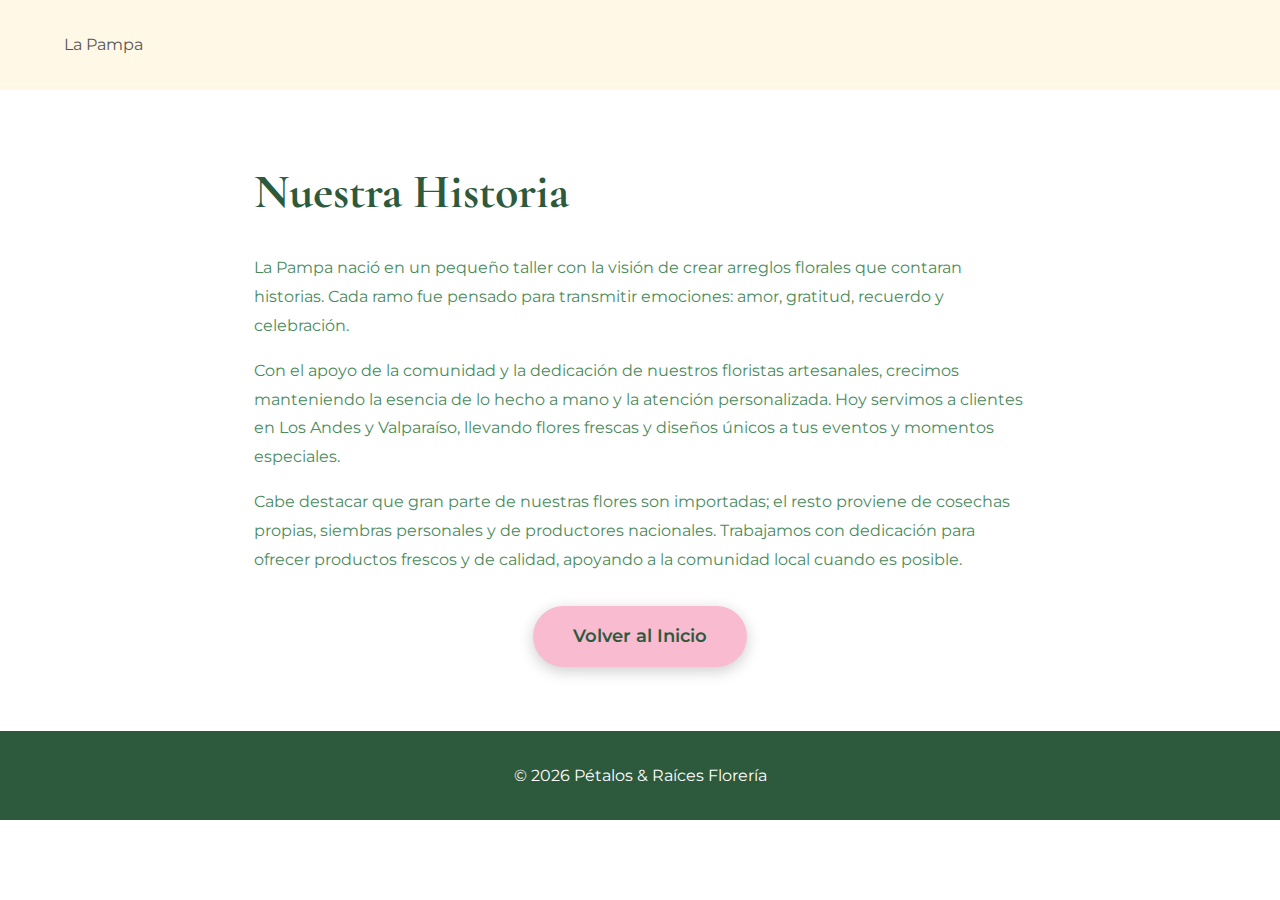
<file: historia.html>
<!DOCTYPE html>
<html lang="es">
<head>
    <meta charset="UTF-8">
    <meta name="viewport" content="width=device-width, initial-scale=1.0">
    <title>Nuestra Historia - Pétalos & Raíces</title>
    <link href="https://fonts.googleapis.com/css2?family=Cormorant+Garamond:wght@300;400;600;700&family=Montserrat:wght@300;400;500;600&display=swap" rel="stylesheet">
    <link rel="stylesheet" href="style.css">
    <link rel="icon" type="image/jpeg" href="logopampa.jpg">

</head>
<body>
    <header style="position:relative; padding:2rem 5%; background:var(--crema);">
        <div class="logo">La <span></span> Pampa</div>
    </header>

    <main style="padding:4rem 5%; max-width:900px; margin:0 auto;">
        <h1 style="font-family: 'Cormorant Garamond', serif; font-size:3rem; color:var(--verde-oscuro);">Nuestra Historia</h1>
        <p style="color:var(--verde-medio); line-height:1.8; margin-top:1.5rem;">La Pampa nació en un pequeño taller con la visión de crear arreglos florales que contaran historias. Cada ramo fue pensado para transmitir emociones: amor, gratitud, recuerdo y celebración.</p>
        <p style="color:var(--verde-medio); line-height:1.8; margin-top:1rem;">Con el apoyo de la comunidad y la dedicación de nuestros floristas artesanales, crecimos manteniendo la esencia de lo hecho a mano y la atención personalizada. Hoy servimos a clientes en Los Andes y Valparaíso, llevando flores frescas y diseños únicos a tus eventos y momentos especiales.</p>
        <p style="color:var(--verde-medio); line-height:1.8; margin-top:1rem;">Cabe destacar que gran parte de nuestras flores son importadas; el resto proviene de cosechas propias, siembras personales y de productores nacionales. Trabajamos con dedicación para ofrecer productos frescos y de calidad, apoyando a la comunidad local cuando es posible.</p>
        <p style="margin-top:2rem; text-align:center;"><a href="index.html" class="cta-button">Volver al Inicio</a></p>
    </main>

    <footer style="padding:2rem 5%; text-align:center;">
        <p>&copy; 2026 Pétalos & Raíces Florería</p>
    </footer>
</body>
</html>
</file>
<file: style.css>
:root {
            --verde-oscuro: #2d5a3d;
            --verde-medio: #4a8b5c;
            --verde-claro: #8fb89e;
            --rosa-claro: #fce4ec;
            --rosa-medio: #f8bbd0;
            --crema: #fff8e7;
            --blanco: #ffffff;
            --gris-texto: #555;
        }

        * {
            margin: 0;
            padding: 0;
            box-sizing: border-box;
        }

        body {
            font-family: 'Montserrat', sans-serif;
            color: var(--gris-texto);
            line-height: 1.6;
            background: var(--blanco);
        }

        h1, h2, h3 {
            font-family: 'Cormorant Garamond', serif;
            color: var(--verde-oscuro);
        }

        /* Header y Navegación */
        header {
            background: linear-gradient(135deg, var(--verde-oscuro) 0%, var(--verde-medio) 100%);
            padding: 1rem 0;
            position: sticky;
            top: 0;
            z-index: 100;
            transition: all 0.3s ease;
        }

        nav {
            max-width: 1400px;
            margin: 0 auto;
            padding: 0 2rem;
            display: flex;
            justify-content: space-between;
            align-items: center;
        }

        .logo img {
            height: 80px;
            border-radius: 10px;
        }

        .nav-links {
            display: flex;
            list-style: none;
            gap: 2rem;
        }

        .nav-links a {
            color: var(--blanco);
            text-decoration: none;
            font-weight: 500;
            transition: all 0.3s ease;
            position: relative;
        }

        .nav-links a::after {
            content: '';
            position: absolute;
            bottom: -5px;
            left: 0;
            width: 0;
            height: 2px;
            background: var(--rosa-claro);
            transition: width 0.3s ease;
        }

        .nav-links a:hover::after {
            width: 100%;
        }

        .subtitle {
            text-align: center;
            color: var(--rosa-claro);
            font-size: 1.1rem;
            padding: 0.5rem 0;
            font-style: italic;
        }

        /* Hero Section */
        .hero {
            background: linear-gradient(rgba(45, 90, 61, 0.7), rgba(45, 90, 61, 0.7)), url('escaparate.jpeg');
            background-size: cover;
            background-position: center;
            background-attachment: fixed;
            min-height: 85vh;
            display: flex;
            align-items: center;
            justify-content: center;
            text-align: center;
            color: var(--blanco);
            position: relative;
        }

        .hero::before {
            content: '';
            position: absolute;
            top: 0;
            left: 0;
            right: 0;
            bottom: 0;
            background: linear-gradient(to bottom, transparent 0%, rgba(45, 90, 61, 0.3) 100%);
        }

        .hero-content {
            position: relative;
            z-index: 2;
            max-width: 800px;
            padding: 2rem;
        }

        .hero h1 {
            font-size: 4rem;
            margin-bottom: 1.5rem;
            color: var(--blanco);
            text-shadow: 2px 2px 4px rgba(0,0,0,0.3);
            animation: fadeInUp 1s ease;
        }

        .hero p {
            font-size: 1.3rem;
            margin-bottom: 2rem;
            color: var(--rosa-claro);
            text-shadow: 1px 1px 2px rgba(0,0,0,0.3);
            animation: fadeInUp 1.2s ease;
        }

        .cta-button {
            display: inline-block;
            padding: 1rem 2.5rem;
            background: var(--rosa-medio);
            color: var(--verde-oscuro);
            text-decoration: none;
            border-radius: 50px;
            font-weight: 600;
            font-size: 1.1rem;
            transition: all 0.3s ease;
            box-shadow: 0 4px 15px rgba(0,0,0,0.2);
            animation: fadeInUp 1.4s ease;
        }

        .cta-button:hover {
            transform: translateY(-3px);
            box-shadow: 0 6px 20px rgba(248, 187, 208, 0.4);
            background: var(--rosa-claro);
        }

        /* Secciones */
        .section {
            padding: 5rem 5%;
            max-width: 1400px;
            margin: 0 auto;
        }

        .section-title {
            font-size: 3rem;
            text-align: center;
            margin-bottom: 1rem;
            color: var(--verde-oscuro);
        }

        .section-subtitle {
            text-align: center;
            color: var(--verde-medio);
            max-width: 800px;
            margin: 0 auto 3rem;
            font-size: 1.1rem;
        }

        /* Cotizador de Eventos */
        .cotizador-section {
            background: linear-gradient(135deg, var(--crema) 0%, var(--rosa-claro) 100%);
            padding: 5rem 5%;
            position: relative;
            overflow: hidden;
        }

        .cotizador-section::before {
            content: '🌸';
            position: absolute;
            font-size: 15rem;
            opacity: 0.05;
            top: -50px;
            right: -50px;
            transform: rotate(-15deg);
        }

        .cotizador-container {
            max-width: 900px;
            margin: 0 auto;
            background: var(--blanco);
            padding: 3rem;
            border-radius: 20px;
            box-shadow: 0 10px 40px rgba(45, 90, 61, 0.15);
            position: relative;
        }

        .cotizador-header {
            text-align: center;
            margin-bottom: 2.5rem;
        }

        .cotizador-header h2 {
            font-size: 2.5rem;
            margin-bottom: 0.5rem;
        }

        .cotizador-header p {
            color: var(--verde-medio);
            font-size: 1.1rem;
        }

        .form-grid {
            display: grid;
            grid-template-columns: repeat(auto-fit, minmax(250px, 1fr));
            gap: 1.5rem;
            margin-bottom: 2rem;
        }

        .form-group {
            display: flex;
            flex-direction: column;
        }

        .form-group label {
            font-weight: 600;
            color: var(--verde-oscuro);
            margin-bottom: 0.5rem;
            font-size: 0.95rem;
        }

        .form-group input,
        .form-group select,
        .form-group textarea {
            padding: 0.9rem;
            border: 2px solid var(--verde-claro);
            border-radius: 10px;
            font-family: 'Montserrat', sans-serif;
            font-size: 1rem;
            transition: all 0.3s ease;
        }

        .form-group input:focus,
        .form-group select:focus,
        .form-group textarea:focus {
            outline: none;
            border-color: var(--verde-medio);
            box-shadow: 0 0 0 3px rgba(74, 139, 92, 0.1);
        }

        .form-group textarea {
            resize: vertical;
            min-height: 120px;
        }

        .submit-button {
            width: 100%;
            padding: 1.2rem;
            background: linear-gradient(135deg, var(--verde-medio) 0%, var(--verde-oscuro) 100%);
            color: var(--blanco);
            border: none;
            border-radius: 50px;
            font-size: 1.1rem;
            font-weight: 600;
            cursor: pointer;
            transition: all 0.3s ease;
            box-shadow: 0 4px 15px rgba(45, 90, 61, 0.3);
        }

        .submit-button:hover {
            transform: translateY(-2px);
            box-shadow: 0 6px 20px rgba(45, 90, 61, 0.4);
        }

        .resultado-cotizacion {
            margin-top: 2rem;
            padding: 2rem;
            background: linear-gradient(135deg, var(--verde-claro) 0%, var(--verde-medio) 100%);
            color: var(--blanco);
            border-radius: 15px;
            display: none;
            animation: slideIn 0.5s ease;
        }

        .resultado-cotizacion.show {
            display: block;
        }

        .precio-estimado {
            font-size: 2.5rem;
            font-weight: 700;
            text-align: center;
            margin: 1rem 0;
            text-shadow: 2px 2px 4px rgba(0,0,0,0.2);
        }

        /* Cards de Flores */
        .ramos-grid {
            display: grid;
            grid-template-columns: repeat(auto-fit, minmax(300px, 1fr));
            gap: 2.5rem;
            max-width: 1200px;
            margin: 0 auto;
            align-items: start;
        }

        .ramo-card {
            background: var(--blanco);
            border-radius: 15px;
            overflow: hidden;
            box-shadow: 0 5px 20px rgba(45, 90, 61, 0.1);
            transition: all 0.3s ease;
            display: flex;
            flex-direction: column;
            height: 100%;
        }

        .ramo-card:hover {
            transform: translateY(-10px);
            box-shadow: 0 15px 40px rgba(45, 90, 61, 0.2);
        }

        .ramo-image {
            overflow: hidden;
            position: relative;
            aspect-ratio: 16/9;
            min-height: 220px;
            width: 100%;
        }

        .ramo-image img {
            width: 100%;
            height: 100%;
            object-fit: cover;
            transition: transform 0.5s ease;
            display: block;
        }

        .ramo-card:hover .ramo-image img {
            transform: scale(1.05);
        }

        /* Ajustes responsivos para que las imágenes se vean más anchas */
        @media (max-width: 1024px) {
            .ramos-grid {
                grid-template-columns: repeat(2, 1fr);
            }
            .ramo-image {
                aspect-ratio: 16/9;
                min-height: 260px;
            }
        }

        @media (max-width: 600px) {
            .ramos-grid {
                grid-template-columns: 1fr;
            }
            .ramo-image {
                aspect-ratio: 4/3;
                min-height: 300px;
            }
        }

        .ramo-info {
            padding: 1.5rem;
            min-height: 120px;
            display: flex;
            flex-direction: column;
            justify-content: flex-start;
        }

        .ramo-info h3 {
            font-size: 1.5rem;
            margin-bottom: 0.5rem;
        }

        .ramo-info p {
            color: var(--gris-texto);
            margin-bottom: 1rem;
        }

        .ramo-price {
            font-size: 1.8rem;
            font-weight: 700;
            color: var(--verde-medio);
        }

        .badge {
            display: inline-block;
            margin-top: 1rem;
            padding: 0.5rem 1rem;
            background: var(--rosa-claro);
            color: var(--verde-oscuro);
            border-radius: 20px;
            font-size: 0.85rem;
            font-weight: 600;
        }

        /* Sección Nuestro Proceso */
        .proceso-section {
            background: var(--blanco);
            padding: 5rem 5%;
        }

        .proceso-grid {
            display: grid;
            grid-template-columns: repeat(auto-fit, minmax(300px, 1fr));
            gap: 3rem;
            max-width: 1200px;
            margin: 3rem auto 0;
        }

        .proceso-card {
            background: var(--crema);
            padding: 2.5rem;
            border-radius: 20px;
            text-align: center;
            transition: all 0.3s ease;
            border: 3px solid var(--verde-claro);
            position: relative;
            overflow: hidden;
        }

        .proceso-card::before {
            content: '';
            position: absolute;
            top: -50%;
            left: -50%;
            width: 200%;
            height: 200%;
            background: radial-gradient(circle, rgba(143, 184, 158, 0.1) 0%, transparent 70%);
            transition: all 0.6s ease;
            opacity: 0;
        }

        .proceso-card:hover::before {
            opacity: 1;
            transform: scale(1.2);
        }

        .proceso-card:hover {
            transform: translateY(-10px);
            box-shadow: 0 15px 40px rgba(45, 90, 61, 0.2);
            border-color: var(--verde-medio);
        }

        .proceso-icon {
            font-size: 4rem;
            margin-bottom: 1.5rem;
            display: block;
        }

        .proceso-card h3 {
            font-size: 1.8rem;
            margin-bottom: 1rem;
            color: var(--verde-oscuro);
        }

        .proceso-card p {
            color: var(--gris-texto);
            line-height: 1.8;
            font-size: 1rem;
        }

        /* Valores de la Marca */
        .valores-section {
            background: linear-gradient(135deg, var(--verde-medio) 0%, var(--verde-oscuro) 100%);
            color: var(--blanco);
            padding: 5rem 5%;
            position: relative;
            overflow: hidden;
        }

        .valores-section::before {
            content: '🌿';
            position: absolute;
            font-size: 20rem;
            opacity: 0.05;
            top: -80px;
            left: -80px;
            transform: rotate(-25deg);
        }

        .valores-section h2 {
            color: var(--blanco);
        }

        .valores-section .section-subtitle {
            color: var(--rosa-claro);
        }

        .valores-grid {
            display: grid;
            grid-template-columns: repeat(auto-fit, minmax(250px, 1fr));
            gap: 2.5rem;
            max-width: 1200px;
            margin: 3rem auto 0;
        }

        .valor-card {
            background: rgba(255, 255, 255, 0.1);
            backdrop-filter: blur(10px);
            padding: 2rem;
            border-radius: 15px;
            text-align: center;
            border: 2px solid rgba(255, 255, 255, 0.2);
            transition: all 0.3s ease;
        }

        .valor-card:hover {
            background: rgba(255, 255, 255, 0.15);
            transform: translateY(-5px);
            border-color: var(--rosa-claro);
        }

        .valor-icon {
            font-size: 3.5rem;
            margin-bottom: 1rem;
            display: block;
        }

        .valor-card h3 {
            font-size: 1.5rem;
            margin-bottom: 0.8rem;
            color: var(--blanco);
        }

        .valor-card p {
            color: var(--rosa-claro);
            line-height: 1.7;
        }

        /* Carrusel de Clientes */
        .carousel {
            position: relative;
            max-width: 1200px;
            margin: 0 auto;
            padding: 0 3rem;
        }

        .carousel-viewport {
            overflow: hidden;
            border-radius: 15px;
        }

        .carousel-track {
            display: flex;
            gap: 1.5rem;
            list-style: none;
            transition: transform 0.5s ease;
            scroll-behavior: smooth;
            overflow-x: auto;
            scroll-snap-type: x mandatory;
        }

        .carousel-item {
            min-width: 350px;
            scroll-snap-align: center;
        }

        .carousel-item img {
            width: 100%;
            height: 400px;
            object-fit: cover;
            border-radius: 15px;
            box-shadow: 0 5px 20px rgba(0,0,0,0.2);
        }

        .carousel-btn {
            position: absolute;
            top: 50%;
            transform: translateY(-50%);
            background: var(--blanco);
            color: var(--verde-oscuro);
            border: none;
            width: 50px;
            height: 50px;
            border-radius: 50%;
            font-size: 1.5rem;
            cursor: pointer;
            box-shadow: 0 4px 15px rgba(0,0,0,0.2);
            transition: all 0.3s ease;
            z-index: 10;
        }

        .carousel-btn:hover {
            background: var(--verde-medio);
            color: var(--blanco);
            transform: translateY(-50%) scale(1.1);
        }

        .carousel-btn.prev {
            left: 0;
        }

        .carousel-btn.next {
            right: 0;
        }

        /* Sección de Historia */
        .historia-preview {
            background: linear-gradient(135deg, var(--verde-oscuro) 0%, var(--verde-medio) 100%);
            color: var(--blanco);
            padding: 5rem 5%;
            text-align: center;
        }

        .historia-preview h2 {
            color: var(--blanco);
            font-size: 3rem;
            margin-bottom: 1rem;
        }

        .historia-preview p {
            color: var(--rosa-claro);
            max-width: 800px;
            margin: 0 auto 2rem;
            font-size: 1.1rem;
        }

        /* Footer */
        footer {
            background: var(--verde-oscuro);
            color: var(--blanco);
            text-align: center;
            padding: 2rem;
        }

        /* Botón Flotante de WhatsApp */
        .whatsapp-float {
            position: fixed;
            bottom: 30px;
            right: 30px;
            width: 70px;
            height: 70px;
            background: #25D366;
            color: white;
            border-radius: 50%;
            display: flex;
            align-items: center;
            justify-content: center;
            font-size: 2.2rem;
            box-shadow: 0 6px 20px rgba(37, 211, 102, 0.5);
            cursor: pointer;
            transition: all 0.3s cubic-bezier(0.4, 0, 0.2, 1);
            z-index: 1000;
            text-decoration: none;
            will-change: transform, box-shadow;
            border: 2px solid white;
        }

        .whatsapp-float::before {
            content: '';
            animation: none;
        }

        .whatsapp-float i {
            animation: pulse-icon 2s ease-in-out infinite;
        }

        @keyframes pulse-icon {
            0%, 100% {
                transform: scale(1);
            }
            50% {
                transform: scale(1.1);
            }
        }

        .whatsapp-float:hover {
            background: #20BA5A;
            transform: scale(1.12);
            box-shadow: 0 8px 25px rgba(37, 211, 102, 0.7);
        }

        .whatsapp-float:active {
            transform: scale(0.95);
            box-shadow: 0 4px 15px rgba(37, 211, 102, 0.5);
        }

        .whatsapp-tooltip {
            position: absolute;
            right: 80px;
            top: 50%;
            transform: translateY(-50%);
            background: rgba(0, 0, 0, 0.85);
            color: white;
            padding: 8px 12px;
            border-radius: 4px;
            white-space: nowrap;
            font-size: 0.8rem;
            font-weight: 500;
            opacity: 0;
            visibility: hidden;
            pointer-events: none;
            transition: all 0.3s ease;
            box-shadow: 0 4px 15px rgba(0,0,0,0.2);
            z-index: 1001;
        }

        .whatsapp-float:hover .whatsapp-tooltip {
            opacity: 1;
            visibility: visible;
            right: 85px;
        }

        /* WhatsApp button responsive */

            .flor-decorativa {
                font-size: 2.5rem;
            }

            .modal-content {
                padding: 2rem;
                margin: 0 1rem;
            }

            .modal-buttons {
                flex-direction: column;
            }

            .modal-btn {
                width: 100%;
            }
    
        /* Animaciones */
        @keyframes fadeInUp {
            from {
                opacity: 0;
                transform: translateY(30px);
            }
            to {
                opacity: 1;
                transform: translateY(0);
            }
        }

        @keyframes slideIn {
            from {
                opacity: 0;
                transform: translateX(-20px);
            }
            to {
                opacity: 1;
                transform: translateX(0);
            }
        }

        /* Responsive */
        @media (max-width: 768px) {
            .hero h1 {
                font-size: 2.5rem;
            }

            .nav-links {
                gap: 1rem;
                font-size: 0.9rem;
                flex-wrap: wrap;
                justify-content: center;
            }

            .logo img {
                height: 60px;
            }

            .section-title {
                font-size: 2rem;
            }

            .cotizador-container {
                padding: 2rem 1.5rem;
            }

            .form-grid {
                grid-template-columns: 1fr;
            }

            .carousel {
                padding: 0 2rem;
            }

            .carousel-item {
                min-width: 280px;
            }

            .proceso-grid,
            .valores-grid {
                grid-template-columns: 1fr;
                gap: 2rem;
            }

            .whatsapp-float {
                width: 60px;
                height: 60px;
                font-size: 35px;
                bottom: 20px;
                right: 20px;
            }

            .whatsapp-tooltip {
                display: none;
            }
        }
</file>
